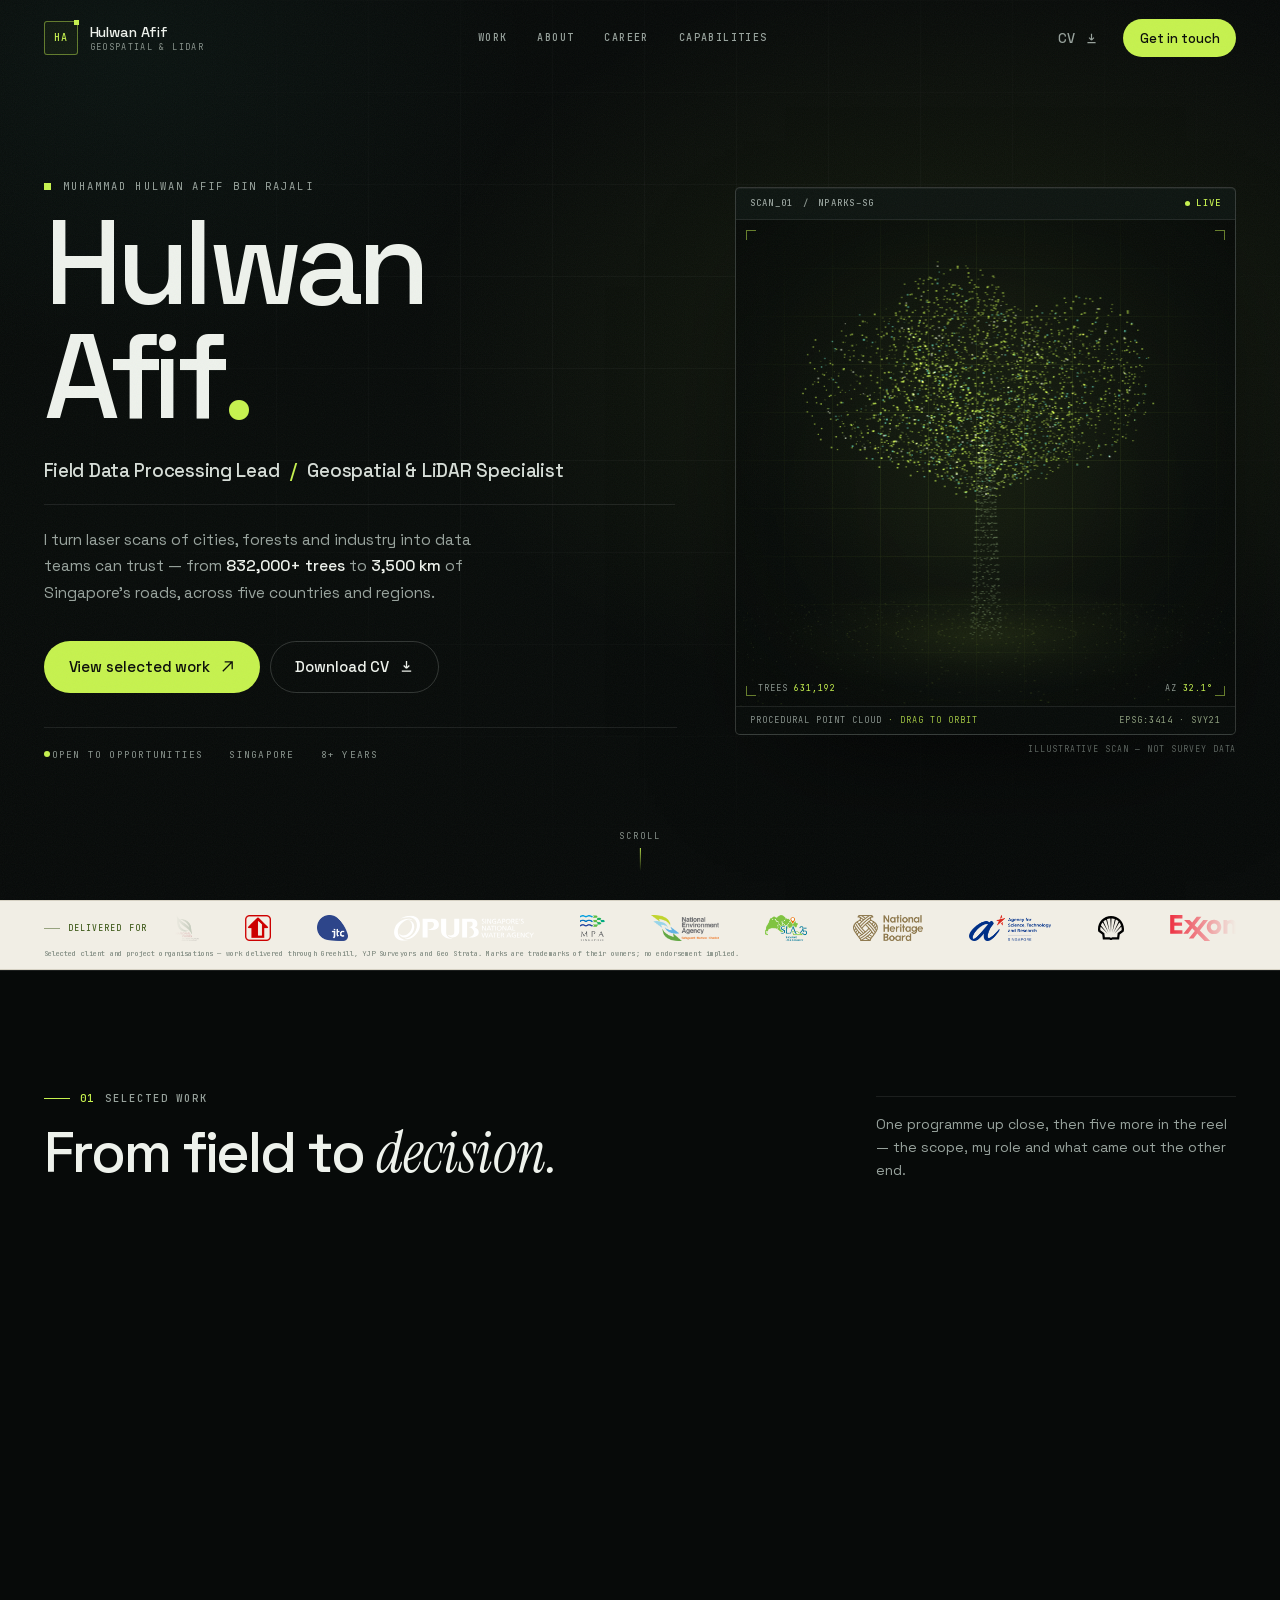
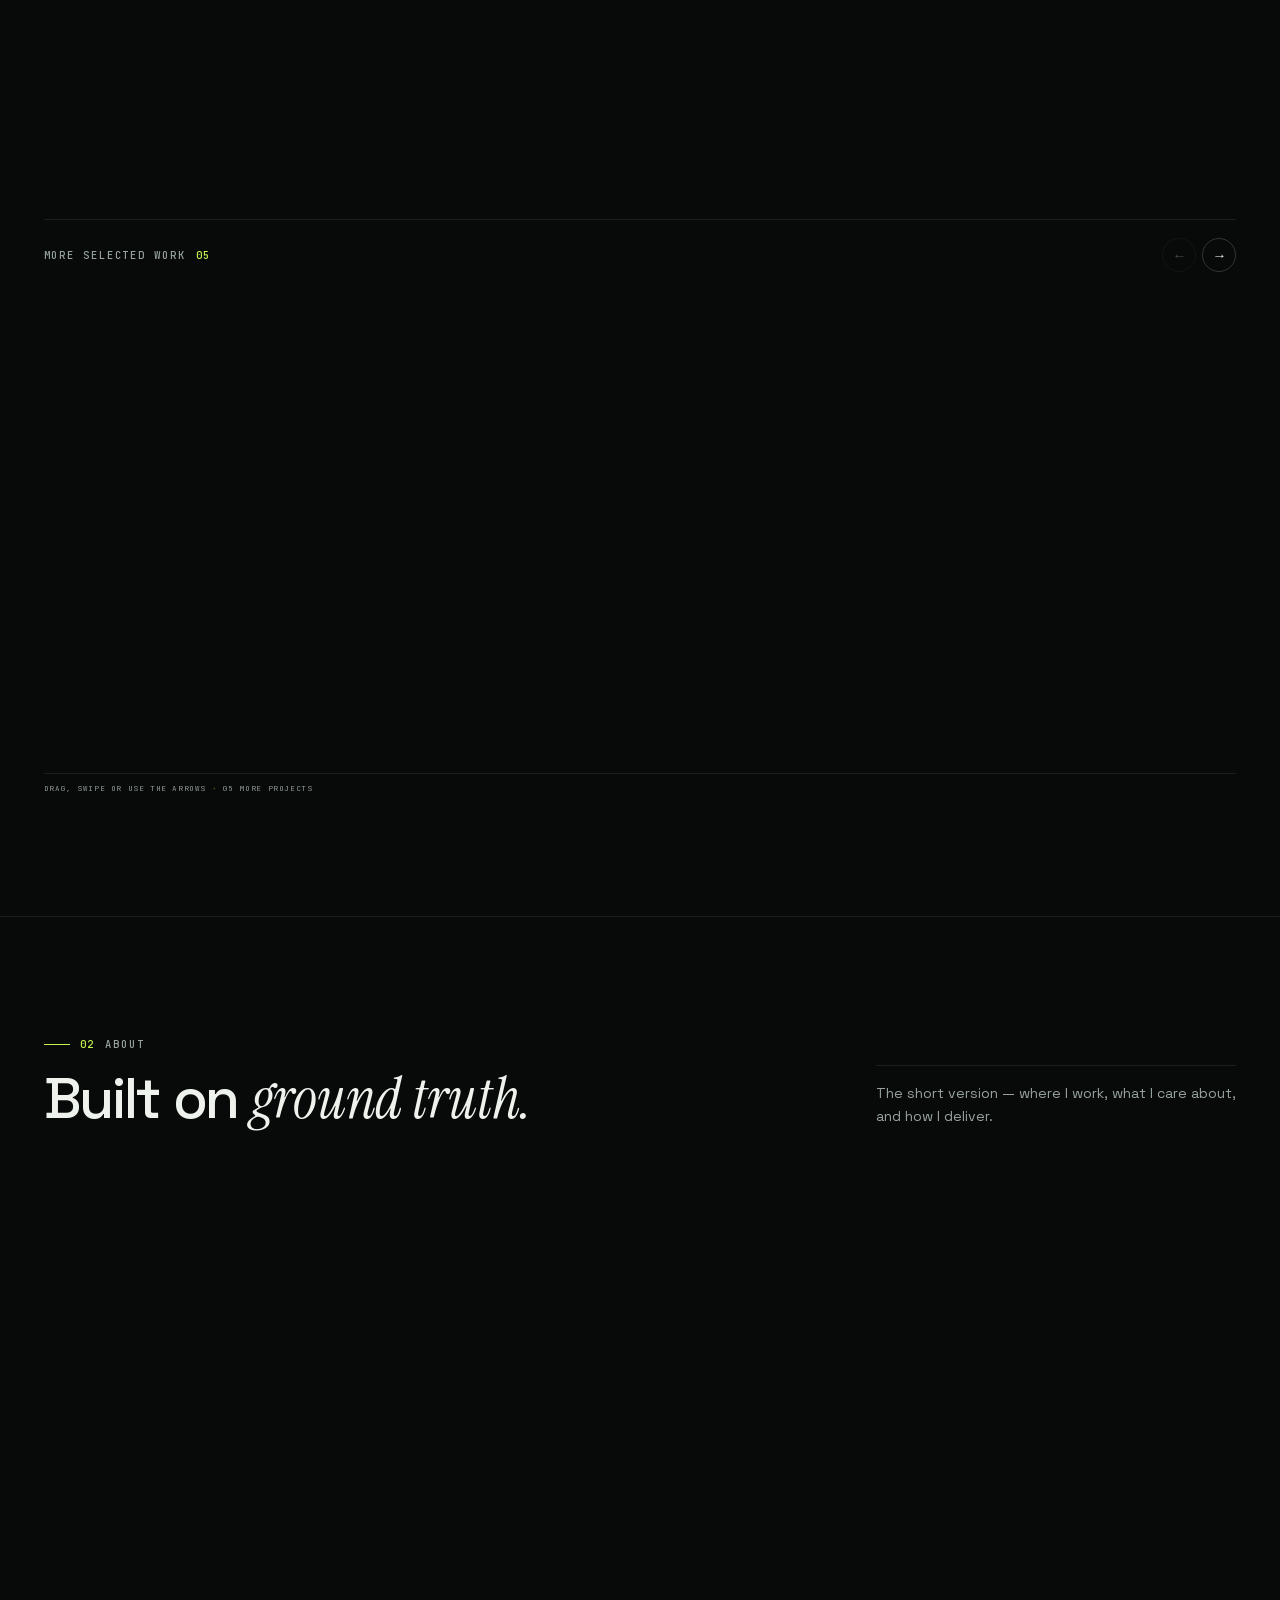
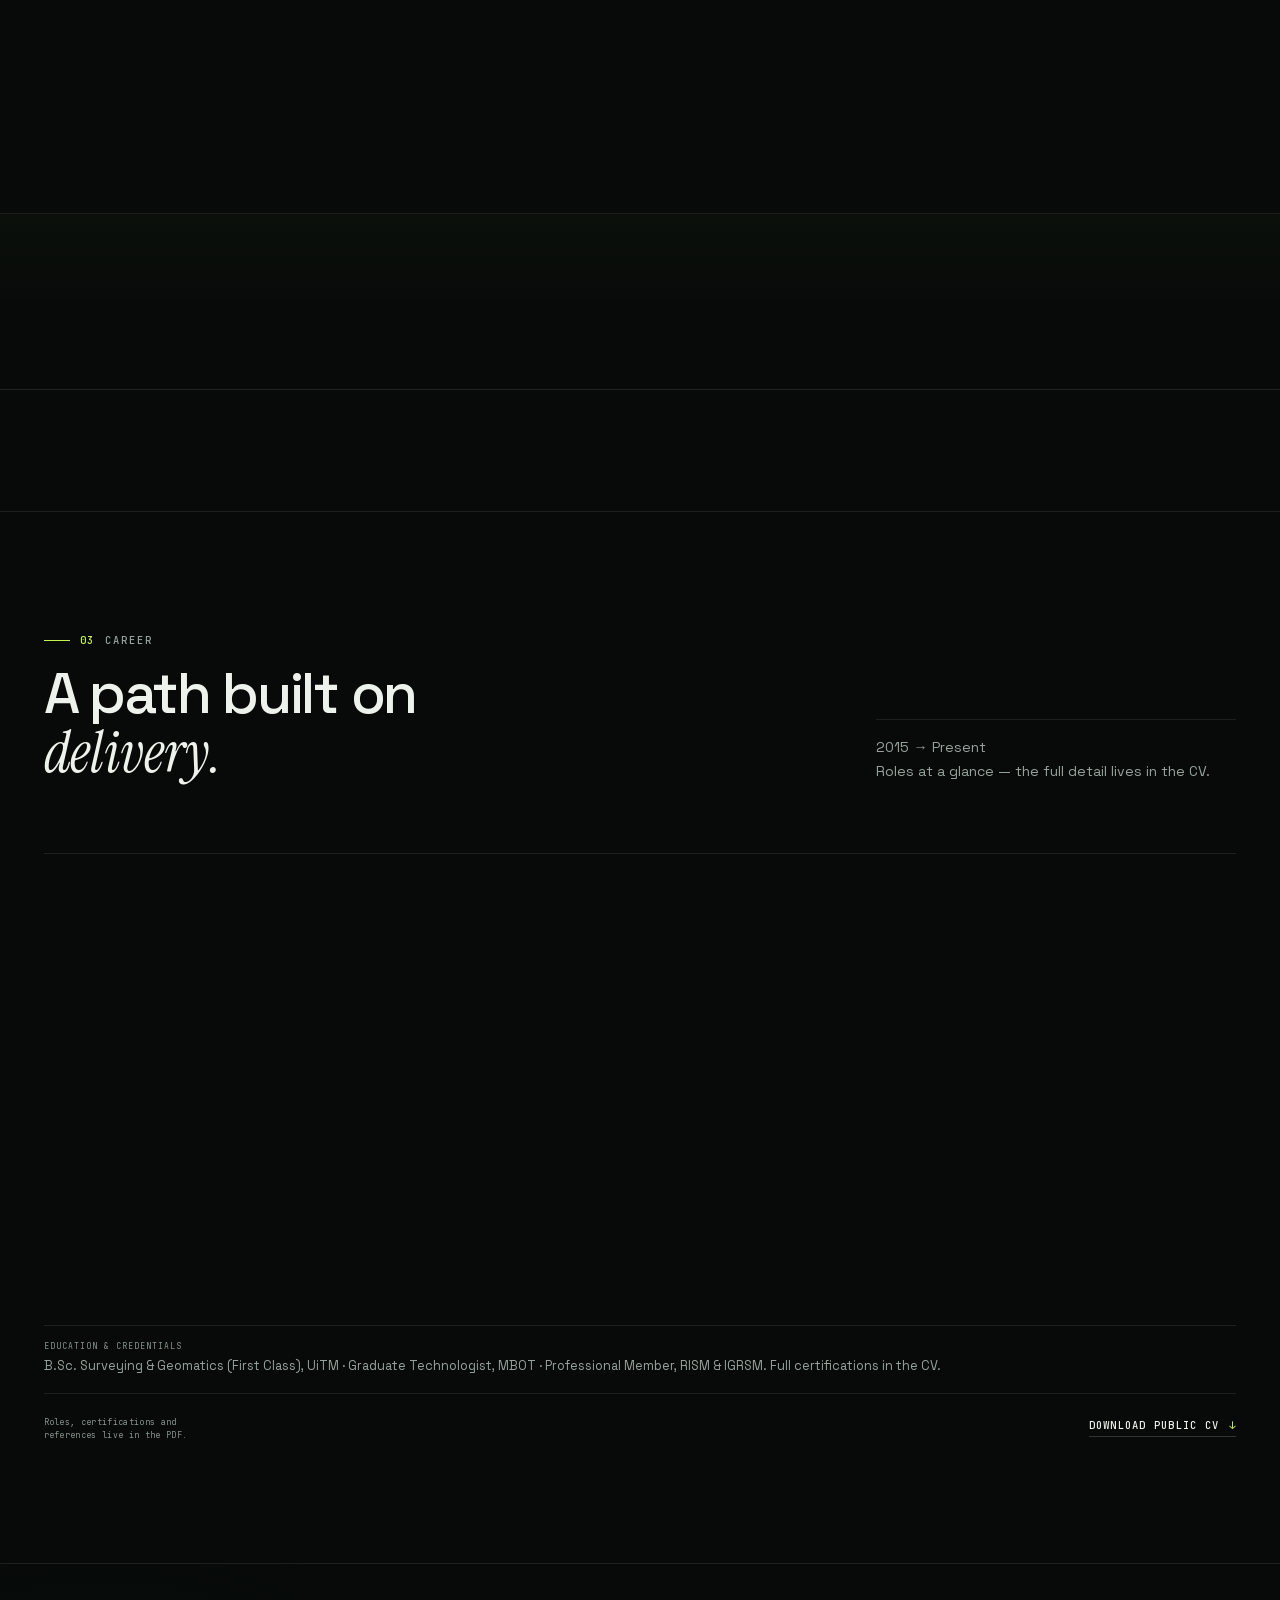
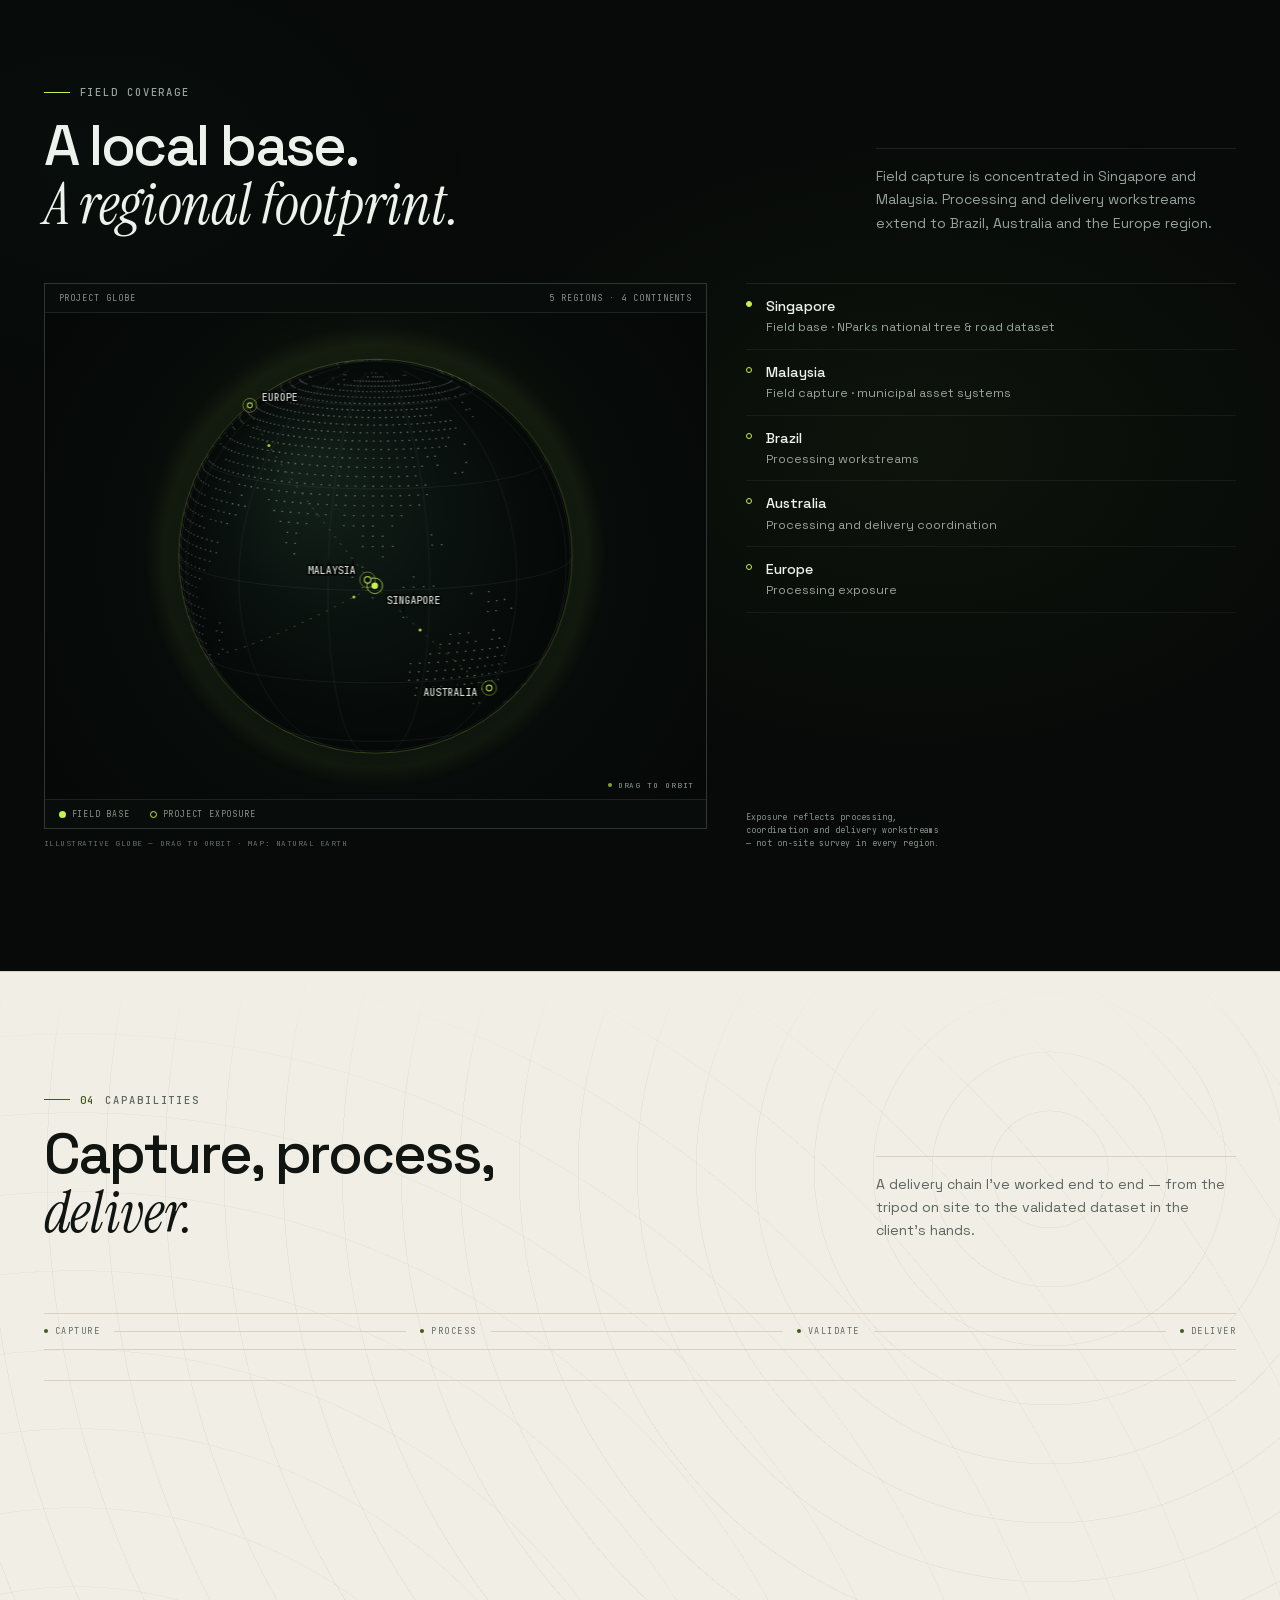
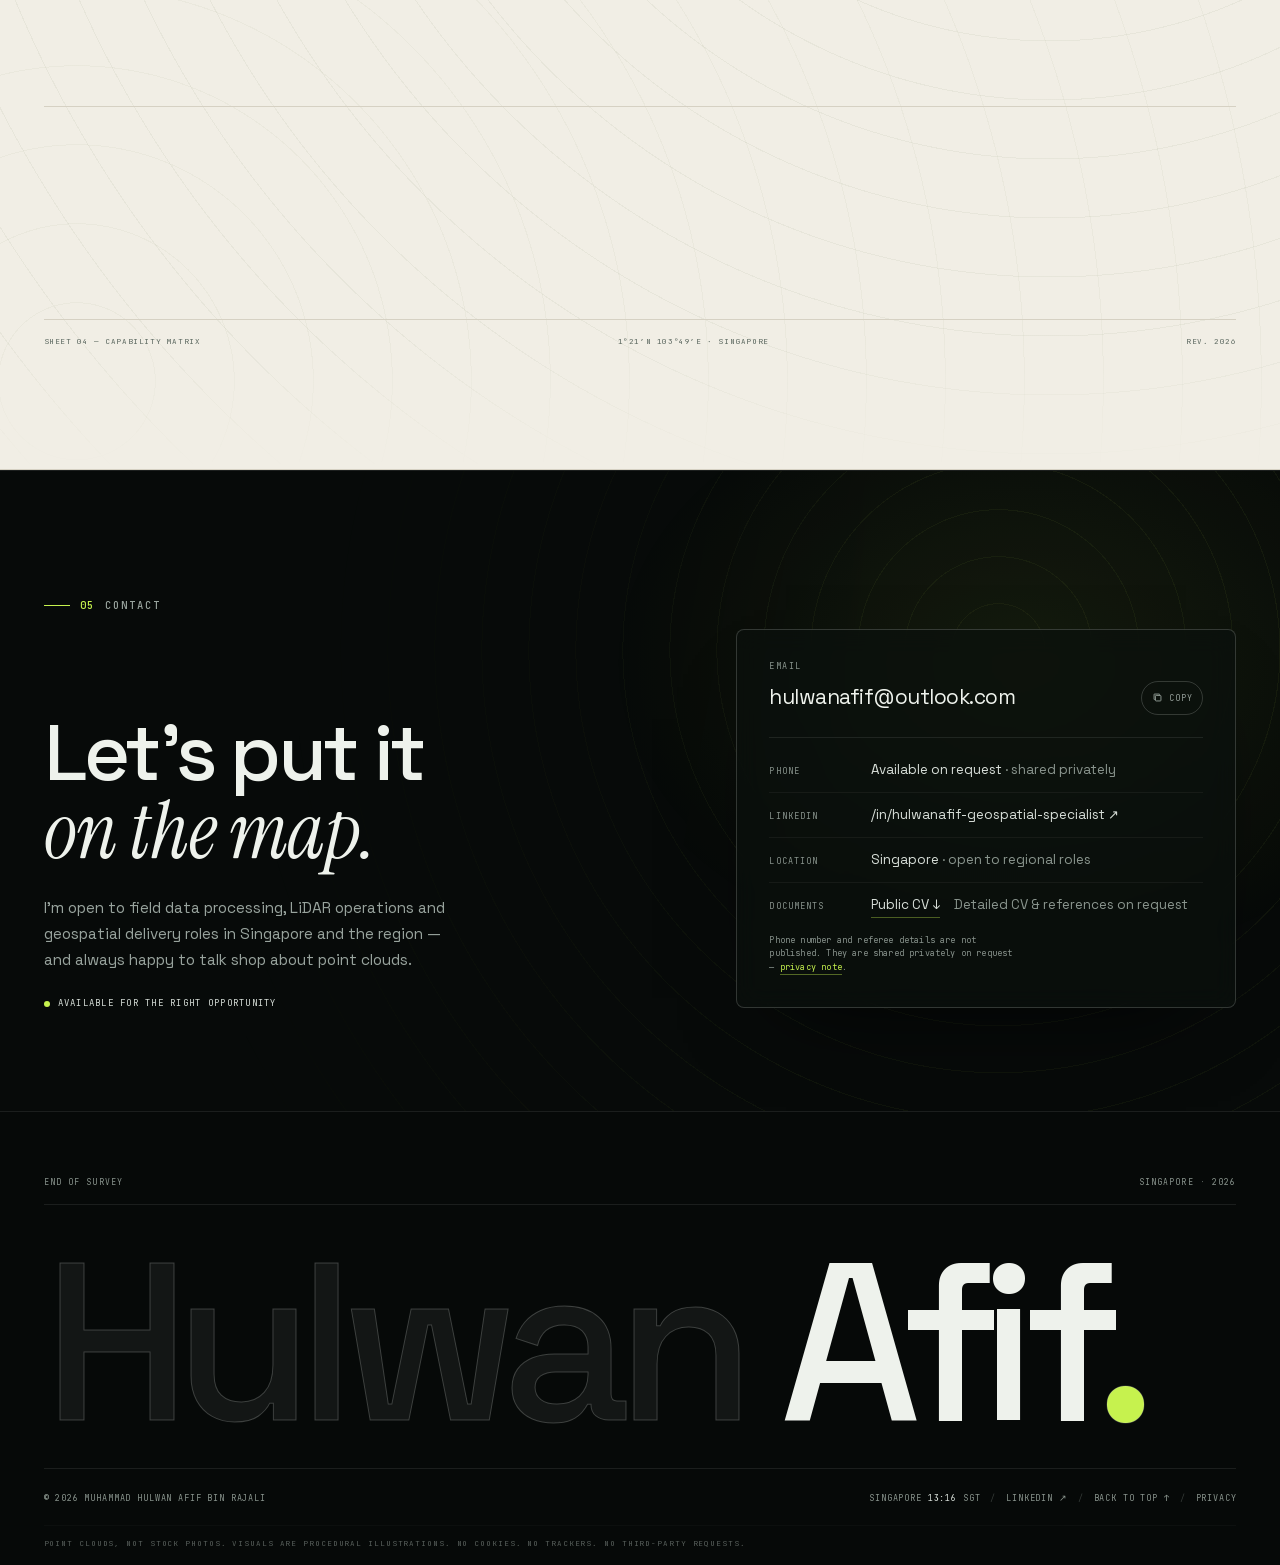
<file: index.html>
<!DOCTYPE html>
<html lang="en">
<head>
  <meta charset="utf-8">
  <meta name="viewport" content="width=device-width, initial-scale=1">
  <title>Hulwan Afif — Geospatial &amp; LiDAR Specialist</title>
  <meta name="description" content="Muhammad Hulwan Afif Bin Rajali is a Field Data Processing Lead and geospatial specialist in Singapore, turning mobile and terrestrial LiDAR, UAV mapping and point clouds into data teams can trust.">
  <meta name="author" content="Muhammad Hulwan Afif Bin Rajali">
  <meta name="theme-color" content="#070a09">
  <meta name="color-scheme" content="dark">
  <meta name="referrer" content="strict-origin-when-cross-origin">
  <meta http-equiv="Content-Security-Policy" content="default-src 'self'; script-src 'self' 'sha256-y1M8Wl92GUTVQNGpnz3k36m/Ue6rgI27YJajfNWdEfU='; style-src 'self'; img-src 'self' data:; font-src 'self'; connect-src 'self'; base-uri 'self'; form-action 'self'; object-src 'none'">
  <link rel="canonical" href="https://hulwan1992.github.io/hulwan-portfolio/">

  <meta property="og:type" content="website">
  <meta property="og:title" content="Hulwan Afif — Geospatial &amp; LiDAR Specialist">
  <meta property="og:description" content="Field Data Processing Lead in Singapore. 832,000+ trees, 3,500 km of road network, and LiDAR delivery across five countries and regions.">
  <meta property="og:url" content="https://hulwan1992.github.io/hulwan-portfolio/">
  <meta property="og:image" content="https://hulwan1992.github.io/hulwan-portfolio/assets/img/og-cover.jpg">
  <meta property="og:image:type" content="image/jpeg">
  <meta property="og:image:width" content="1200">
  <meta property="og:image:height" content="630">
  <meta property="og:image:alt" content="Hulwan Afif — Geospatial and LiDAR Specialist, with an illustrative point-cloud tree">
  <meta name="twitter:card" content="summary_large_image">
  <meta name="twitter:title" content="Hulwan Afif — Geospatial &amp; LiDAR Specialist">
  <meta name="twitter:description" content="Field Data Processing Lead in Singapore. LiDAR, point clouds and delivery at national scale.">
  <meta name="twitter:image" content="https://hulwan1992.github.io/hulwan-portfolio/assets/img/og-cover.jpg">

  <script src="assets/js/boot.js"></script>
  <link rel="icon" href="assets/img/favicon.svg" type="image/svg+xml">
  <link rel="preload" href="assets/fonts/space-grotesk.woff2" as="font" type="font/woff2" crossorigin>
  <link rel="preload" href="assets/fonts/jetbrains-mono.woff2" as="font" type="font/woff2" crossorigin>
  <link rel="stylesheet" href="assets/css/styles.css">

  <script type="application/ld+json">
  {
    "@context": "https://schema.org",
    "@type": "Person",
    "name": "Muhammad Hulwan Afif Bin Rajali",
    "givenName": "Muhammad Hulwan Afif",
    "familyName": "Bin Rajali",
    "jobTitle": "Field Data Processing Lead / Delivery Manager",
    "description": "Geospatial and LiDAR specialist with 8+ years across field operations, point cloud processing, workflow planning, quality control and regional project delivery.",
    "nationality": "Malaysian",
    "address": { "@type": "PostalAddress", "addressLocality": "Singapore", "addressCountry": "SG" },
    "worksFor": { "@type": "Organization", "name": "Greehill Asia-Pacific Pte Ltd" },
    "alumniOf": { "@type": "CollegeOrUniversity", "name": "Universiti Teknologi MARA (UiTM)" },
    "knowsAbout": ["LiDAR", "Geospatial data processing", "Point cloud processing", "Mobile mapping", "Terrestrial laser scanning", "UAV mapping", "Quality control", "GIS"],
    "sameAs": ["https://linkedin.com/in/hulwanafif-geospatial-specialist"]
  }
  </script>
</head>
<body>
  <a class="skip-link" href="#main">Skip to content</a>
  <div class="grain" aria-hidden="true"></div>
  <div class="scroll-progress" id="scroll-progress" aria-hidden="true"></div>

  <header class="site-head" id="site-head">
    <div class="wrap site-head__inner">
      <a class="brand" href="#top" aria-label="Hulwan Afif — back to top">
        <span class="brand__mark" aria-hidden="true"><span>HA</span></span>
        <span class="brand__name">Hulwan Afif<small>Geospatial &amp; LiDAR</small></span>
      </a>

      <nav class="nav" aria-label="Primary">
        <a class="nav__link" href="#work" data-section="work">Work</a>
        <a class="nav__link" href="#profile" data-section="profile">About</a>
        <a class="nav__link" href="#experience" data-section="experience">Career</a>
        <a class="nav__link" href="#capabilities" data-section="capabilities">Capabilities</a>
      </nav>

      <div class="head__actions">
        <a class="btn btn--ghost btn--sm head__cv" href="assets/docs/Hulwan_Afif_Public_CV.pdf" download>
          <span>CV</span>
          <svg viewBox="0 0 16 16" aria-hidden="true" fill="none" stroke="currentColor" stroke-width="1.4"><path d="M8 2v8m0 0 3-3m-3 3L5 7M3 13h10"/></svg>
        </a>
        <a class="btn btn--lime btn--sm" href="#contact"><span>Get in touch</span></a>
        <button class="menu-btn" id="menu-btn" aria-expanded="false" aria-controls="mobile-menu" aria-label="Open menu">
          <span></span><span></span>
        </button>
      </div>
    </div>
  </header>

  <div class="mobile-menu" id="mobile-menu" role="dialog" aria-modal="true" aria-label="Site menu" hidden>
    <nav class="mobile-menu__nav" aria-label="Mobile">
      <a href="#work"><span>01</span>Work</a>
      <a href="#profile"><span>02</span>About</a>
      <a href="#experience"><span>03</span>Career</a>
      <a href="#capabilities"><span>04</span>Capabilities</a>
      <a href="#contact"><span>05</span>Contact</a>
    </nav>
    <div class="mobile-menu__foot">
      <a href="https://linkedin.com/in/hulwanafif-geospatial-specialist" target="_blank" rel="me noopener" data-email data-email-show>Email via LinkedIn</a>
      <a href="https://linkedin.com/in/hulwanafif-geospatial-specialist" target="_blank" rel="me noopener">LinkedIn ↗</a>
      <a href="assets/docs/Hulwan_Afif_Public_CV.pdf" download>Public CV PDF ↓</a>
      <a href="#contact">Detailed CV — on request</a>
    </div>
  </div>

  <main id="main">
    <!-- ================= HERO ================= -->
    <section class="hero" id="top">
      <div class="hero__bg" aria-hidden="true"></div>

      <div class="wrap hero__inner">
        <div class="hero__copy">
          <p class="eyebrow">Muhammad Hulwan Afif Bin Rajali</p>
          <h1 class="hero__title">
            <span class="hero__line"><span>Hulwan</span></span>
            <span class="hero__line"><span>Afif<span class="hero__dot">.</span></span></span>
          </h1>
          <p class="hero__role">Field Data Processing Lead <span aria-hidden="true">/</span> Geospatial &amp; LiDAR Specialist</p>
          <p class="hero__lead">I turn laser scans of cities, forests and industry into data teams can trust — from <strong>832,000+ trees</strong> to <strong>3,500&nbsp;km</strong> of Singapore&rsquo;s roads, across five countries and regions.</p>

          <div class="hero__actions">
            <a class="btn btn--lime" href="#work">
              <span>View selected work</span>
              <svg viewBox="0 0 16 16" aria-hidden="true" fill="none" stroke="currentColor" stroke-width="1.4"><path d="M3 13 13 3M5 3h8v8"/></svg>
            </a>
            <a class="btn btn--outline" href="assets/docs/Hulwan_Afif_Public_CV.pdf" download>
              <span>Download CV</span>
              <svg viewBox="0 0 16 16" aria-hidden="true" fill="none" stroke="currentColor" stroke-width="1.4"><path d="M8 2v8m0 0 3-3m-3 3L5 7M3 13h10"/></svg>
            </a>
          </div>

          <ul class="hero__facts">
            <li><span class="pulse" aria-hidden="true"></span> Open to opportunities</li>
            <li>Singapore</li>
            <li>8+ years</li>
          </ul>
        </div>

        <div class="hero__visual">
          <figure class="scanner">
            <div class="scanner__bar">
              <span class="scanner__id">SCAN_01 <span aria-hidden="true">/</span> NPARKS–SG</span>
              <span class="scanner__live"><i aria-hidden="true"></i> live</span>
            </div>
            <div class="scanner__stage" id="scanner-stage">
              <canvas id="pointcloud" aria-label="An animated, illustrative point cloud of trees and buildings. Drag to orbit."></canvas>
              <div class="scanner__grid" aria-hidden="true"></div>
              <div class="scanner__cross" aria-hidden="true"></div>
              <span class="tick tick--tl" aria-hidden="true"></span>
              <span class="tick tick--tr" aria-hidden="true"></span>
              <span class="tick tick--bl" aria-hidden="true"></span>
              <span class="tick tick--br" aria-hidden="true"></span>
              <div class="scanner__readout">
                <span>TREES <b id="hud-trees">832,431</b></span>
                <span>AZ <b id="hud-az">000.0°</b></span>
              </div>
            </div>
            <figcaption class="scanner__cap">
              <span>Procedural point cloud <b id="scan-hint">· drag to orbit</b></span>
              <span>EPSG:3414 · SVY21</span>
            </figcaption>
          </figure>
          <p class="visual-note">Illustrative scan &mdash; not survey data</p>
        </div>
      </div>

      <a class="hero__scroll" href="#work" aria-label="Scroll to selected work">
        <span>Scroll</span><i aria-hidden="true"></i>
      </a>
    </section>

    <!-- ================= CLIENT STRIP ================= -->
    <section class="clients" id="clients" aria-label="Selected clients and project organisations">
      <div class="wrap">
        <div class="clients__bar">
          <p class="clients__label">Delivered for</p>
          <div class="clients__viewport">
            <div class="clients__track">
              <div class="clients__group">
              <img src="assets/img/clients/nparks.png" alt="NParks" loading="lazy" decoding="async">
              <img src="assets/img/clients/hdb.png" alt="HDB" loading="lazy" decoding="async">
              <img src="assets/img/clients/jtc.png" alt="JTC" loading="lazy" decoding="async">
              <img src="assets/img/clients/pub.svg" alt="PUB" loading="lazy" decoding="async">
              <img src="assets/img/clients/mpa.png" alt="MPA" loading="lazy" decoding="async">
              <img src="assets/img/clients/nea.png" alt="NEA" loading="lazy" decoding="async">
              <img src="assets/img/clients/sla.png" alt="SLA" loading="lazy" decoding="async">
              <img src="assets/img/clients/nhb.png" alt="NHB" loading="lazy" decoding="async">
              <img src="assets/img/clients/astar.png" alt="A*STAR" loading="lazy" decoding="async">
              <img src="assets/img/clients/shell.svg" alt="Shell" loading="lazy" decoding="async">
              <img src="assets/img/clients/exxonmobil.svg" alt="ExxonMobil" loading="lazy" decoding="async">
              <img src="assets/img/clients/rws.png" alt="Resorts World Sentosa" loading="lazy" decoding="async">
              </div>
              <div class="clients__group" aria-hidden="true">
              <img src="assets/img/clients/nparks.png" alt="" loading="lazy" decoding="async">
              <img src="assets/img/clients/hdb.png" alt="" loading="lazy" decoding="async">
              <img src="assets/img/clients/jtc.png" alt="" loading="lazy" decoding="async">
              <img src="assets/img/clients/pub.svg" alt="" loading="lazy" decoding="async">
              <img src="assets/img/clients/mpa.png" alt="" loading="lazy" decoding="async">
              <img src="assets/img/clients/nea.png" alt="" loading="lazy" decoding="async">
              <img src="assets/img/clients/sla.png" alt="" loading="lazy" decoding="async">
              <img src="assets/img/clients/nhb.png" alt="" loading="lazy" decoding="async">
              <img src="assets/img/clients/astar.png" alt="" loading="lazy" decoding="async">
              <img src="assets/img/clients/shell.svg" alt="" loading="lazy" decoding="async">
              <img src="assets/img/clients/exxonmobil.svg" alt="" loading="lazy" decoding="async">
              <img src="assets/img/clients/rws.png" alt="" loading="lazy" decoding="async">
              </div>
            </div>
          </div>
        </div>
        <p class="clients__note">Selected client and project organisations — work delivered through Greehill, YJP Surveyors and Geo Strata. Marks are trademarks of their owners; no endorsement implied.</p>
      </div>
    </section>

    <!-- ================= WORK ================= -->
    <section class="section" id="work">
      <div class="wrap">
        <div class="section-head">
          <div>
            <p class="label"><b>01</b> Selected work</p>
            <h2>From field to <span class="serif">decision.</span></h2>
          </div>
          <p class="section-head__note">One programme up close, then five more in the reel — the scope, my role and what came out the other end.</p>
        </div>

        <div class="work-feature">
<article class="card feature reveal" id="project-nparks" data-cat="capture">
            <div class="card__thumb">
              <canvas data-scene="canopy" aria-hidden="true"></canvas>
              <span class="card__scan" aria-hidden="true"></span>
              <span class="card__no">01</span>
              <span class="card__cat">LiDAR &amp; AI</span>
            </div>
            <div class="card__body">
              <p class="card__meta">NParks Singapore <span>·</span> 2023 — Now</p>
              <h3>National tree &amp; road network digital twin</h3>
              <p class="card__desc">LiDAR delivery and semantic tree extraction at national scale — 832,000+ trees and ~3,500 km of road, validated and handed over.</p>
              <div class="feature__stats">
                <div><b>832k</b><span>Trees validated</span></div>
                <div><b>3,500 km</b><span>Road network</span></div>
                <div><b>40%</b><span>Faster workflows</span></div>
              </div>
              <div class="card__tags"><span>Mobile LiDAR</span><span>TSE</span><span>QC</span></div>
              <a class="card__cta" href="#project-nparks" data-project="nparks">View case study
                <svg viewBox="0 0 16 16" aria-hidden="true" fill="none" stroke="currentColor" stroke-width="1.4"><path d="M3 8h10M9 4l4 4-4 4"/></svg>
              </a>
            </div>
          </article>
        </div>

        <div class="reel-head">
          <p class="label label--plain">More selected work <span class="reel-count">05</span></p>
          <div class="reel-nav">
            <button class="reel-btn" type="button" data-reel-prev aria-label="Previous project">←</button>
            <button class="reel-btn" type="button" data-reel-next aria-label="Next project">→</button>
          </div>
        </div>

        <div class="reel" id="work-reel" tabindex="0" role="region" aria-label="More selected work">
          <div class="reel__track">
<article class="card reveal" id="project-refinery" data-cat="capture" data-delay="1">
            <div class="card__thumb">
              <canvas data-scene="refinery" aria-hidden="true"></canvas>
              <span class="card__scan" aria-hidden="true"></span>
              <span class="card__no">02</span>
              <span class="card__cat">Industrial</span>
            </div>
            <div class="card__body">
              <p class="card__meta">Shell · ExxonMobil · SRC · Vopak</p>
              <h3>Refinery &amp; industrial as-built scanning</h3>
              <p class="card__desc">Terrestrial 3D scanning inside live process plants, turning dense pipework and structures into reliable as-built records.</p>
              <p class="card__result"><b>4</b> operating clients</p>
              <div class="card__tags"><span>Terrestrial LiDAR</span><span>As-built</span></div>
              <a class="card__cta" href="#project-refinery" data-project="refinery">View case study
                <svg viewBox="0 0 16 16" aria-hidden="true" fill="none" stroke="currentColor" stroke-width="1.4"><path d="M3 8h10M9 4l4 4-4 4"/></svg>
              </a>
            </div>
          </article>
<article class="card reveal" id="project-heritage" data-cat="capture" data-delay="2">
            <div class="card__thumb">
              <canvas data-scene="heritage" aria-hidden="true"></canvas>
              <span class="card__scan" aria-hidden="true"></span>
              <span class="card__no">03</span>
              <span class="card__cat">Built environment</span>
            </div>
            <div class="card__body">
              <p class="card__meta">NHB · Resorts World Sentosa</p>
              <h3>Heritage documentation &amp; Scan-to-BIM</h3>
              <p class="card__desc">Point-cloud records of heritage fabric and complex buildings for conservation, digital twin and Scan-to-BIM workflows.</p>
              <p class="card__result"><b>Measured</b> heritage record</p>
              <div class="card__tags"><span>Heritage</span><span>Digital twin</span></div>
              <a class="card__cta" href="#project-heritage" data-project="heritage">View case study
                <svg viewBox="0 0 16 16" aria-hidden="true" fill="none" stroke="currentColor" stroke-width="1.4"><path d="M3 8h10M9 4l4 4-4 4"/></svg>
              </a>
            </div>
          </article>
<article class="card reveal" id="project-municipal" data-cat="data">
            <div class="card__thumb">
              <canvas data-scene="municipal" aria-hidden="true"></canvas>
              <span class="card__scan" aria-hidden="true"></span>
              <span class="card__no">04</span>
              <span class="card__cat">GIS</span>
            </div>
            <div class="card__body">
              <p class="card__meta">MBSA &amp; MBPJ <span>·</span> Malaysia</p>
              <h3>Municipal asset management at scale</h3>
              <p class="card__desc">Field collection and GIS databases across 38,750 hectares of municipal assets — built, migrated and trained into use.</p>
              <p class="card__result"><b>2</b> municipal systems</p>
              <div class="card__tags"><span>GIS</span><span>Asset data</span></div>
              <a class="card__cta" href="#project-municipal" data-project="municipal">View case study
                <svg viewBox="0 0 16 16" aria-hidden="true" fill="none" stroke="currentColor" stroke-width="1.4"><path d="M3 8h10M9 4l4 4-4 4"/></svg>
              </a>
            </div>
          </article>
<article class="card reveal" id="project-vessel" data-cat="data" data-delay="1">
            <div class="card__thumb">
              <canvas data-scene="vessel" aria-hidden="true"></canvas>
              <span class="card__scan" aria-hidden="true"></span>
              <span class="card__no">05</span>
              <span class="card__cat">Automation</span>
            </div>
            <div class="card__body">
              <p class="card__meta">YJP Surveyors <span>·</span> Singapore</p>
              <h3>Vessel volumetrics, automated</h3>
              <p class="card__desc">3D scan-based vessel volume calculation with Excel macros and GIS-linked reporting — less repetition, fewer errors.</p>
              <p class="card__result"><b>Repeatable</b> automation</p>
              <div class="card__tags"><span>Volumetrics</span><span>Automation</span></div>
              <a class="card__cta" href="#project-vessel" data-project="vessel">View case study
                <svg viewBox="0 0 16 16" aria-hidden="true" fill="none" stroke="currentColor" stroke-width="1.4"><path d="M3 8h10M9 4l4 4-4 4"/></svg>
              </a>
            </div>
          </article>
<article class="card reveal" id="project-uav" data-cat="rnd" data-delay="2">
            <div class="card__thumb">
              <canvas data-scene="uav" aria-hidden="true"></canvas>
              <span class="card__scan" aria-hidden="true"></span>
              <span class="card__no">06</span>
              <span class="card__cat">R&amp;D</span>
            </div>
            <div class="card__body">
              <p class="card__meta">A*STAR <span>·</span> Singapore</p>
              <h3>BVLOS UAV &amp; mixed-reality R&amp;D</h3>
              <p class="card__desc">Survey support for beyond-visual-line-of-sight flights, 5G data transmission trials and mixed-reality geospatial visualisation.</p>
              <p class="card__result"><b>150</b> UAV flight hours</p>
              <div class="card__tags"><span>UAV</span><span>BVLOS</span><span>5G</span></div>
              <a class="card__cta" href="#project-uav" data-project="uav">View case study
                <svg viewBox="0 0 16 16" aria-hidden="true" fill="none" stroke="currentColor" stroke-width="1.4"><path d="M3 8h10M9 4l4 4-4 4"/></svg>
              </a>
            </div>
          </article>
          </div>
        </div>
        <div class="reel-progress" aria-hidden="true"><span></span></div>
        <p class="reel-hint">Drag, swipe or use the arrows <span aria-hidden="true">·</span> 05 more projects</p>
      </div>
    </section>

    <!-- ================= PROFILE ================= -->
    <section class="section" id="profile">
      <div class="wrap">
        <div class="section-head">
          <div>
            <p class="label"><b>02</b> About</p>
            <h2>Built on <span class="serif">ground truth.</span></h2>
          </div>
          <p class="section-head__note">The short version — where I work, what I care about, and how I deliver.</p>
        </div>

        <div class="profile">
          <aside class="profile__aside reveal">
            <div class="profile__intro">
              <figure class="portrait">
                <div class="portrait__frame">
                  <img src="assets/img/hulwan-afif.jpg" alt="Portrait of Muhammad Hulwan Afif" width="600" height="600" loading="lazy" decoding="async">
                </div>
                <figcaption><span>Singapore</span><span>Field base</span></figcaption>
              </figure>
              <p class="profile__quote">&ldquo;A scan is only useful when someone can act on it.&rdquo;</p>
            </div>
            <dl class="specs">
              <div><dt>Based in</dt><dd>Singapore</dd></div>
              <div><dt>Experience</dt><dd>8+ years</dd></div>
              <div><dt>Focus</dt><dd>LiDAR ops &amp; QC</dd></div>
              <div><dt>Status</dt><dd><span class="pulse" aria-hidden="true"></span>Open to opportunities</dd></div>
            </dl>
          </aside>

          <div class="profile__body">
            <p class="lead reveal">I work where field capture meets delivery — where a scan either becomes something a city can act on, or it doesn&rsquo;t.</p>
            <p class="reveal" data-delay="1">For eight years I&rsquo;ve moved between the field and the processing desk: planning mobile and terrestrial LiDAR missions, cleaning and validating point clouds, and making sure the final dataset survives contact with a client. Today I lead field data processing at Greehill Asia-Pacific, supporting NParks Singapore&rsquo;s tree and road-network management at national scale.</p>
            <p class="reveal" data-delay="2">That means coordinating field, validation and software teams across Singapore, Malaysia, Brazil, Australia and Europe — with repeatable QC and handovers that hold up after the project doubles in size.</p>

            <div class="range reveal" data-delay="3">
              <p class="label label--plain">Selected deliverables</p>
              <ul class="range__list">
                <li>DTM / DSM</li><li>Orthophoto</li><li>Volumetrics</li><li>As-built</li>
                <li>Scan-to-BIM</li><li>Digital twin</li><li>BVLOS</li><li>Tree semantic extraction</li>
              </ul>
            </div>

            <div class="profile__link reveal">
              <a class="arrow-link" href="#experience">Career path <span aria-hidden="true">↓</span></a>
              <a class="arrow-link" href="assets/docs/Hulwan_Afif_Public_CV.pdf" download>Download CV <span aria-hidden="true">↓</span></a>
            </div>
          </div>
        </div>
      </div>

      <div class="metrics" id="metrics">
        <div class="wrap metrics__grid">
          <div class="metric reveal">
            <p class="metric__num"><span data-count="832000">0</span><sup>+</sup></p>
            <p class="metric__label">Trees validated</p>
            <p class="metric__note">National dataset · NParks Singapore</p>
          </div>
          <div class="metric reveal" data-delay="1">
            <p class="metric__num"><span data-count="3500">0</span><sup>&nbsp;km</sup></p>
            <p class="metric__label">Road network covered</p>
            <p class="metric__note">LiDAR capture &amp; geospatial QC</p>
          </div>
          <div class="metric reveal" data-delay="2">
            <p class="metric__num"><span data-count="40">0</span><sup>%</sup></p>
            <p class="metric__label">Workflow performance gain</p>
            <p class="metric__note">Process optimisation &amp; coordination</p>
          </div>
          <div class="metric reveal" data-delay="3">
            <p class="metric__num"><span data-count="5">0</span></p>
            <p class="metric__label">Countries &amp; regions</p>
            <p class="metric__note">SG · MY · BR · AU · EU</p>
          </div>
        </div>
      </div>
    </section>

    <!-- ================= EXPERIENCE ================= -->
    <section class="section" id="experience">
      <div class="wrap">
        <div class="section-head">
          <div>
            <p class="label"><b>03</b> Career</p>
            <h2>A path built on<br><span class="serif">delivery.</span></h2>
          </div>
          <p class="section-head__note">2015 → Present<br>Roles at a glance — the full detail lives in the CV.</p>
        </div>

        <ol class="career">
          <li class="career__row reveal">
            <div class="career__when"><span>Current</span>2023 — Now</div>
            <div class="career__role">
              <h3>Field Data Processing Lead / Delivery Manager</h3>
              <p class="career__org">Greehill Asia-Pacific <span>·</span> Singapore &amp; APAC</p>
            </div>
            <p class="career__scope">Leads national LiDAR processing for NParks — 832,000+ trees, ~3,500 km of road, and a 40% workflow gain across APAC delivery.</p>
          </li>

          <li class="career__row reveal">
            <div class="career__when">2018 — 2023</div>
            <div class="career__role">
              <h3>Surveyor / 3D Scanning &amp; Geospatial Data Analyst</h3>
              <p class="career__org">YJP Surveyors <span>·</span> Singapore</p>
            </div>
            <p class="career__scope">Aerial, terrestrial and mobile LiDAR across reclamation, refineries, heritage and vessels — plus A*STAR BVLOS R&amp;D.</p>
          </li>

          <li class="career__row reveal">
            <div class="career__when">2017 — 2018</div>
            <div class="career__role">
              <h3>Assistant Resident Engineer / GIS Executive</h3>
              <p class="career__org">Geo Strata <span>·</span> Malaysia</p>
            </div>
            <p class="career__scope">Municipal asset systems for MBSA and MBPJ — 38,750 hectares combined — plus field and GIS delivery.</p>
          </li>

          <li class="career__row reveal">
            <div class="career__when">2016 — 2017</div>
            <div class="career__role">
              <h3>Assistant Surveyor / GIS Trainer</h3>
              <p class="career__org">N Zeck Service &amp; Sky Shine Corporation <span>·</span> Malaysia</p>
            </div>
            <p class="career__scope">Setting-out and as-built surveys; ArcGIS training and MapInfo migration for JPBD.</p>
          </li>

          <li class="career__row reveal">
            <div class="career__when">2015</div>
            <div class="career__role">
              <h3>Intern</h3>
              <p class="career__org">Department of Survey and Mapping Malaysia (JUPEM) <span>·</span> Malaysia</p>
            </div>
            <p class="career__scope">Cadastral survey exposure — title applications, CRM and subdivision.</p>
          </li>
        </ol>

        <p class="career__creds"><b>Education &amp; credentials</b>B.Sc. Surveying &amp; Geomatics (First Class), UiTM · Graduate Technologist, MBOT · Professional Member, RISM &amp; IGRSM. Full certifications in the CV.</p>

        <div class="career__foot">
          <p>Roles, certifications and references live in the PDF.</p>
          <a class="arrow-link" href="assets/docs/Hulwan_Afif_Public_CV.pdf" download>Download public CV <span aria-hidden="true">↓</span></a>
        </div>
      </div>
    </section>

    <!-- ================= COVERAGE ================= -->
    <section class="section coverage-band" id="coverage">
      <div class="wrap">
        <div class="section-head">
          <div>
            <p class="label">Field coverage</p>
            <h2>A local base.<br><span class="serif">A regional footprint.</span></h2>
          </div>
          <p class="section-head__note">Field capture is concentrated in Singapore and Malaysia. Processing and delivery workstreams extend to Brazil, Australia and the Europe region.</p>
        </div>

        <div class="coverage-body">
          <figure class="coverage-map">
            <div class="coverage-map__frame">
              <div class="coverage-map__hud"><span>Project globe</span><span>5 regions · 4 continents</span></div>
              <div class="coverage-globe">
                <canvas id="coverage-globe" aria-hidden="true"></canvas>
                <span class="coverage-globe__hint">Drag to orbit</span>
              </div>
              <div class="coverage-map__legend">
                <span><i class="is-base"></i>Field base</span>
                <span><i class="is-exposure"></i>Project exposure</span>
              </div>
            </div>
            <figcaption>Illustrative globe — drag to orbit · Map: Natural Earth</figcaption>
          </figure>

          <aside class="coverage-side">
            <ul class="coverage-regions">
              <li><span class="coverage-marker is-base"></span><div><b>Singapore</b><span>Field base · NParks national tree &amp; road dataset</span></div></li>
              <li><span class="coverage-marker"></span><div><b>Malaysia</b><span>Field capture · municipal asset systems</span></div></li>
              <li><span class="coverage-marker"></span><div><b>Brazil</b><span>Processing workstreams</span></div></li>
              <li><span class="coverage-marker"></span><div><b>Australia</b><span>Processing and delivery coordination</span></div></li>
              <li><span class="coverage-marker"></span><div><b>Europe</b><span>Processing exposure</span></div></li>
            </ul>
            <p class="coverage-note">Exposure reflects processing, coordination and delivery workstreams — not on-site survey in every region.</p>
          </aside>
        </div>
      </div>
    </section>

    <!-- ================= CAPABILITIES ================= -->
    <section class="section section--paper" id="capabilities">
      <div class="wrap">
        <div class="section-head">
          <div>
            <p class="label"><b>04</b> Capabilities</p>
            <h2>Capture, process,<br><span class="serif">deliver.</span></h2>
          </div>
          <p class="section-head__note">A delivery chain I&rsquo;ve worked end to end — from the tripod on site to the validated dataset in the client&rsquo;s hands.</p>
        </div>

        <div class="pipeline" aria-hidden="true">
          <span>Capture</span><i></i><span>Process</span><i></i><span>Validate</span><i></i><span>Deliver</span>
        </div>

        <div class="cap-grid">
          <div class="cap reveal">
            <div class="cap__head"><span class="cap__no">01</span><h3>Capture</h3></div>
            <p class="cap__desc">Getting clean, georeferenced data in difficult places — safely and to spec.</p>
            <ul class="cap__list">
              <li>Mobile &amp; terrestrial LiDAR</li>
              <li>UAV mapping &amp; aerial survey</li>
              <li>3D laser scanning</li>
              <li>GNSS, total station &amp; setting-out</li>
              <li>As-built &amp; topographic survey</li>
            </ul>
          </div>

          <div class="cap reveal" data-delay="1">
            <div class="cap__head"><span class="cap__no">02</span><h3>Process</h3></div>
            <p class="cap__desc">Turning raw scans into registered, classified, usable geometry.</p>
            <ul class="cap__list">
              <li>Point-cloud registration &amp; cleaning</li>
              <li>RiProcess · POSPac · PhoenixLiDAR</li>
              <li>Leica Cyclone &amp; Infinity · TBC</li>
              <li>CloudCompare · LAStools</li>
              <li>Scan-to-BIM &amp; digital twin support</li>
            </ul>
          </div>

          <div class="cap reveal" data-delay="2">
            <div class="cap__head"><span class="cap__no">03</span><h3>Validate</h3></div>
            <p class="cap__desc">Making quality measurable — and catching what would otherwise ship.</p>
            <ul class="cap__list">
              <li>Geospatial QC &amp; validation</li>
              <li>Semantic extraction support</li>
              <li>Attribute completeness &amp; metadata</li>
              <li>PostgreSQL · ArcGIS · QGIS · FME</li>
              <li>Excel macro &amp; workflow automation</li>
            </ul>
          </div>

          <div class="cap reveal" data-delay="3">
            <div class="cap__head"><span class="cap__no">04</span><h3>Deliver</h3></div>
            <p class="cap__desc">Coordinating people, schedules and clients so the work actually lands.</p>
            <ul class="cap__list">
              <li>Delivery planning &amp; scheduling</li>
              <li>Team coordination &amp; training</li>
              <li>Partner &amp; client enablement</li>
              <li>Issue resolution &amp; handover</li>
              <li>Cross-functional collaboration</li>
            </ul>
          </div>
        </div>

        <div class="toolbelt reveal">
          <div class="toolbelt__head">
            <p class="label label--plain">Toolbelt</p>
            <p>Hardware, software and systems I work in day to day.</p>
          </div>
          <ul class="chips">
            <li>RIEGL</li><li>Leica Geosystems</li><li>Trimble</li><li>NavVis</li><li>Faro</li>
            <li>RiProcess</li><li>POSPac</li><li>PhoenixLiDAR</li><li>Cyclone</li><li>Leica Infinity</li>
            <li>Trimble Business Center</li><li>QGIS</li><li>ArcGIS</li><li>MapInfo</li><li>PostgreSQL</li>
            <li>CloudCompare</li><li>LAStools</li><li>AutoCAD</li><li>Civil 3D</li><li>ReCap</li>
            <li>FME</li><li>Excel VBA</li><li>DJI</li><li>Freefly / Alta X</li>
          </ul>
        </div>

        <div class="paper-meta" aria-hidden="true">
          <span>Sheet 04 — capability matrix</span>
          <span>1°21′N 103°49′E · Singapore</span>
          <span>Rev. 2026</span>
        </div>
      </div>
    </section>

    <!-- ================= CONTACT ================= -->
    <section class="contact" id="contact">
      <div class="contact__bg" aria-hidden="true"></div>
      <div class="wrap">
        <p class="label"><b>05</b> Contact</p>
        <div class="contact__grid">
          <div class="contact__head">
            <h2>Let&rsquo;s put it<br><span class="serif">on the map.</span></h2>
            <p class="contact__lead">I&rsquo;m open to field data processing, LiDAR operations and geospatial delivery roles in Singapore and the region — and always happy to talk shop about point clouds.</p>
            <div class="contact__status"><span class="pulse" aria-hidden="true"></span>Available for the right opportunity</div>
          </div>

          <div class="contact__panel">
            <div class="contact__email">
              <span class="contact__caption">Email</span>
              <div class="contact__email-row">
                <a href="https://linkedin.com/in/hulwanafif-geospatial-specialist" target="_blank" rel="me noopener" data-email data-email-show>Email via LinkedIn</a>
                <button class="copy-btn" id="copy-email" data-email-copy aria-label="Copy email address">
                  <svg viewBox="0 0 16 16" aria-hidden="true" fill="none" stroke="currentColor" stroke-width="1.3"><rect x="5" y="5" width="8" height="8" rx="1"/><path d="M11 5V3.5A.5.5 0 0 0 10.5 3h-7a.5.5 0 0 0-.5.5v7a.5.5 0 0 0 .5.5H5"/></svg>
                  <span>Copy</span>
                </button>
              </div>
            </div>

            <dl class="contact__list">
              <div>
                <dt>Phone</dt>
                <dd>Available on request <span class="muted">· shared privately</span></dd>
              </div>
              <div>
                <dt>LinkedIn</dt>
                <dd><a href="https://linkedin.com/in/hulwanafif-geospatial-specialist" target="_blank" rel="me noopener">/in/hulwanafif-geospatial-specialist <span aria-hidden="true">↗</span></a></dd>
              </div>
              <div>
                <dt>Location</dt>
                <dd>Singapore <span class="muted">· open to regional roles</span></dd>
              </div>
              <div>
                <dt>Documents</dt>
                <dd class="contact__docs">
                  <a href="assets/docs/Hulwan_Afif_Public_CV.pdf" download>Public CV <span aria-hidden="true">↓</span></a>
                  <span class="muted">Detailed CV &amp; references on request</span>
                </dd>
              </div>
            </dl>
            <p class="contact__privacy">Phone number and referee details are not published. They are shared privately on request — <button type="button" class="link-btn" id="privacy-open-2">privacy note</button>.</p>
          </div>
        </div>
      </div>
    </section>
  </main>

  <footer class="site-foot">
    <div class="wrap site-foot__mark-wrap" aria-hidden="true">
      <div class="site-foot__mark-top"><span>End of survey</span><span>Singapore · 2026</span></div>
      <p class="site-foot__mark">Hulwan <span>Afif</span><i>.</i></p>
    </div>
    <div class="wrap site-foot__inner">
      <p class="site-foot__copy">© <span id="year">2026</span> Muhammad Hulwan Afif Bin Rajali</p>
      <p class="site-foot__meta">
        <span class="site-foot__clock">Singapore <b id="clock">--:--</b> SGT</span>
        <span class="site-foot__sep" aria-hidden="true">/</span>
        <a href="https://linkedin.com/in/hulwanafif-geospatial-specialist" target="_blank" rel="me noopener">LinkedIn ↗</a>
        <span class="site-foot__sep" aria-hidden="true">/</span>
        <a href="#top">Back to top ↑</a>
        <span class="site-foot__sep" aria-hidden="true">/</span>
        <button type="button" class="site-foot__link" id="privacy-open">Privacy</button>
      </p>
    </div>
    <p class="site-foot__note">Point clouds, not stock photos. Visuals are procedural illustrations. No cookies. No trackers. No third-party requests.</p>
  </footer>

  <!-- ================= PROJECT MODAL ================= -->
  <dialog class="modal" id="project-modal" aria-labelledby="modal-title">
    <div class="modal__shell">
      <button class="modal__close" id="modal-close" aria-label="Close case study">
        <svg viewBox="0 0 16 16" aria-hidden="true" fill="none" stroke="currentColor" stroke-width="1.5"><path d="m3 3 10 10M13 3 3 13"/></svg>
      </button>
      <div class="modal__visual">
        <canvas id="modal-canvas" aria-hidden="true"></canvas>
        <span class="modal__visual-tag" id="modal-tag">LiDAR &amp; AI</span>
      </div>
      <div class="modal__body">
        <p class="modal__meta" id="modal-meta"></p>
        <h2 id="modal-title"></h2>
        <p class="modal__intro" id="modal-intro"></p>
        <div class="modal__rows" id="modal-rows"></div>
        <ul class="chips chips--sm" id="modal-tags"></ul>
        <div class="modal__actions">
          <button class="copy-btn" id="modal-share" aria-label="Copy a direct link to this case study">
            <svg viewBox="0 0 16 16" aria-hidden="true" fill="none" stroke="currentColor" stroke-width="1.3"><path d="M6.5 9.5 9.5 6.5M7 4.5l1-1a3 3 0 0 1 4.2 4.2l-1 1M9 11.5l-1 1A3 3 0 0 1 3.8 8.3l1-1"/></svg>
            <span>Copy link</span>
          </button>
        </div>
        <p class="modal__fine">Visual is a procedural point-cloud illustration, not survey imagery. Phone and referee details are shared privately on request.</p>
      </div>
    </div>
  </dialog>


  <!-- ================= PRIVACY ================= -->
  <dialog class="modal modal--policy" id="privacy-modal" aria-labelledby="privacy-title">
    <div class="modal__shell">
      <button class="modal__close" id="privacy-close" aria-label="Close privacy note">
        <svg viewBox="0 0 16 16" aria-hidden="true" fill="none" stroke="currentColor" stroke-width="1.5"><path d="m3 3 10 10M13 3 3 13"/></svg>
      </button>
      <div class="modal__body policy">
        <p class="modal__meta">Privacy &amp; data</p>
        <h2 id="privacy-title">Public by design.</h2>
        <p class="modal__intro">This is a static portfolio. It sets no cookies, runs no analytics and loads no third-party resources. Everything is served from this site.</p>
        <div class="policy__grid">
          <div>
            <h3>Public</h3>
            <p>Name, role, portrait, city, professional history, skills, certifications, public email and LinkedIn.</p>
          </div>
          <div>
            <h3>Private</h3>
            <p>Phone number, referee names and contact details, licence numbers and the full detailed CV. These are shared privately on request.</p>
          </div>
          <div>
            <h3>Your choice</h3>
            <p>No forms and no tracking. If you would like something corrected or removed, email me and it will be handled.</p>
          </div>
        </div>
        <p class="modal__fine">Last reviewed November 2026 · <a href="https://linkedin.com/in/hulwanafif-geospatial-specialist" target="_blank" rel="me noopener" data-email data-email-show>Email via LinkedIn</a></p>
      </div>
    </div>
  </dialog>

  <div class="toast" id="toast" role="status" aria-live="polite">Email copied</div>

  <script src="assets/js/visuals.js" defer></script>
  <script src="assets/js/globe-data.js" defer></script>
  <script src="assets/js/globe.js" defer></script>
  <script src="assets/js/reel.js" defer></script>
  <script src="assets/js/app.js" defer></script>
</body>
</html>
</file>
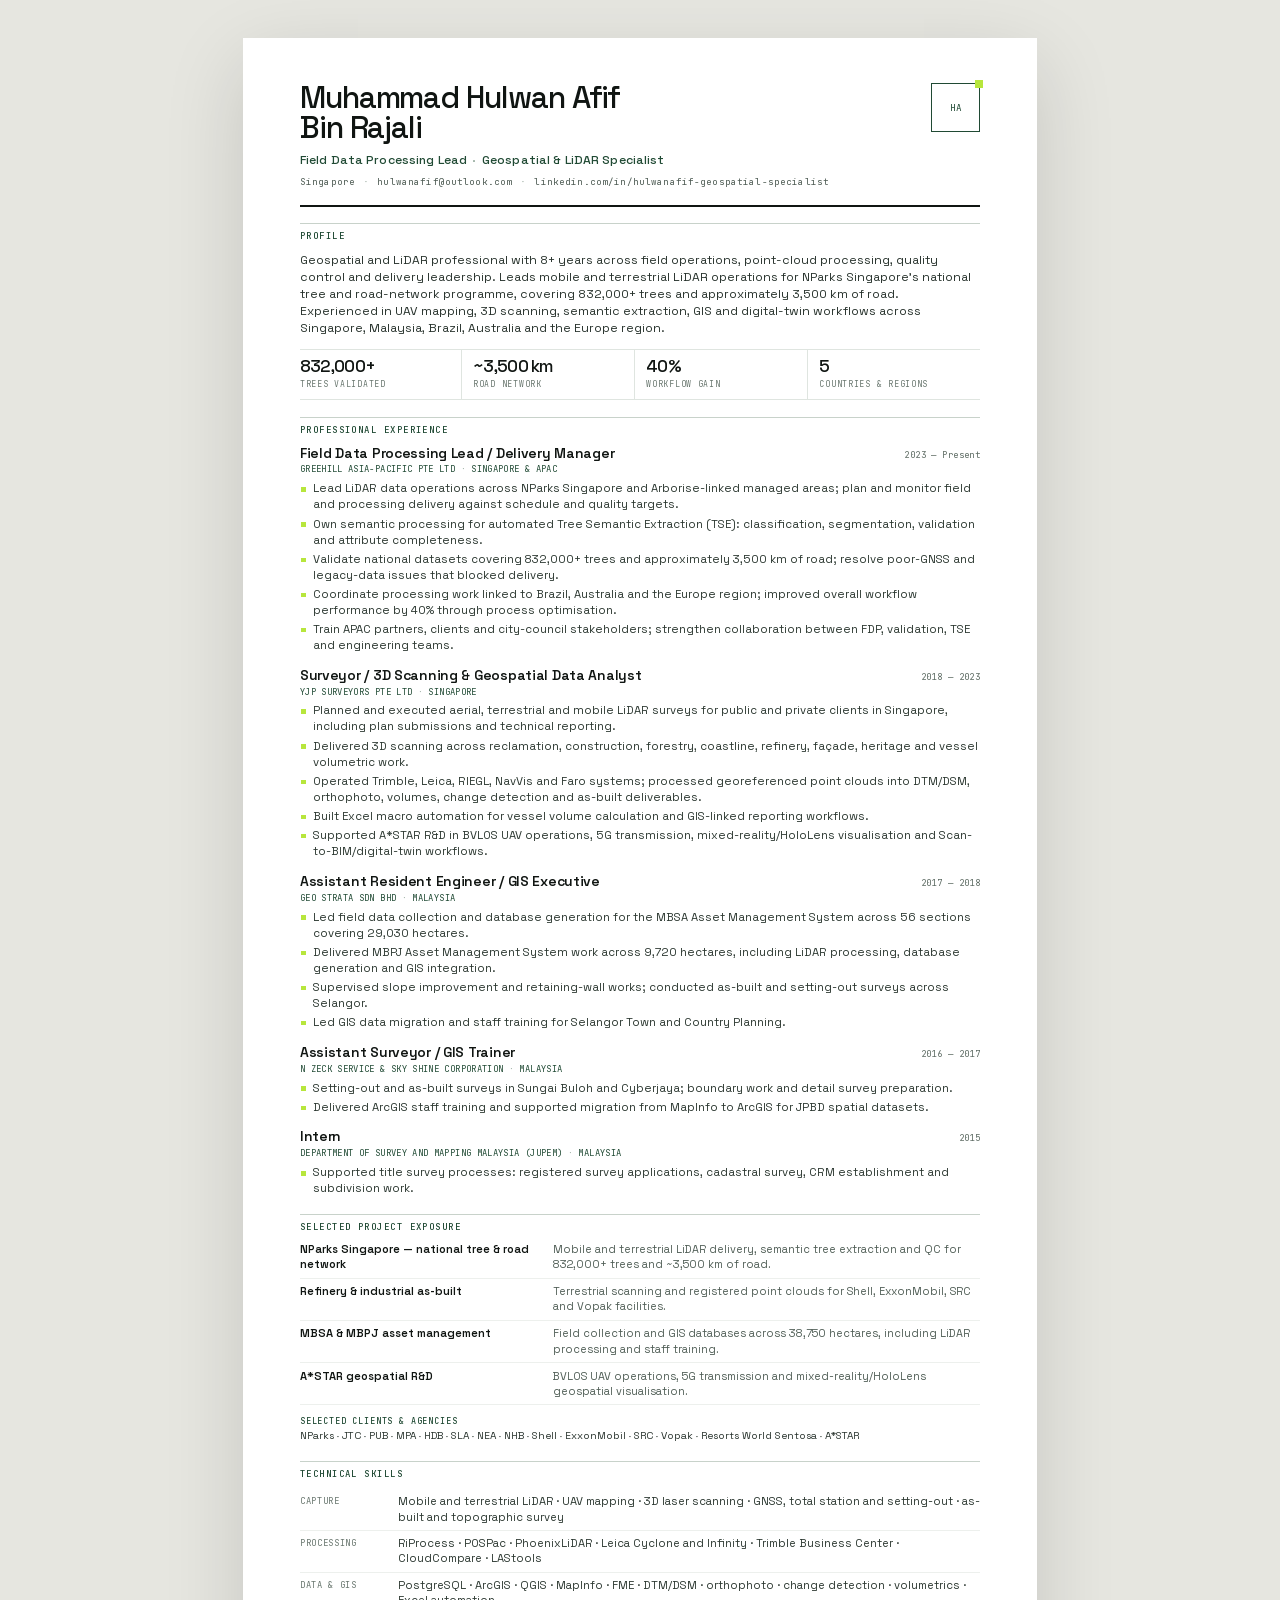
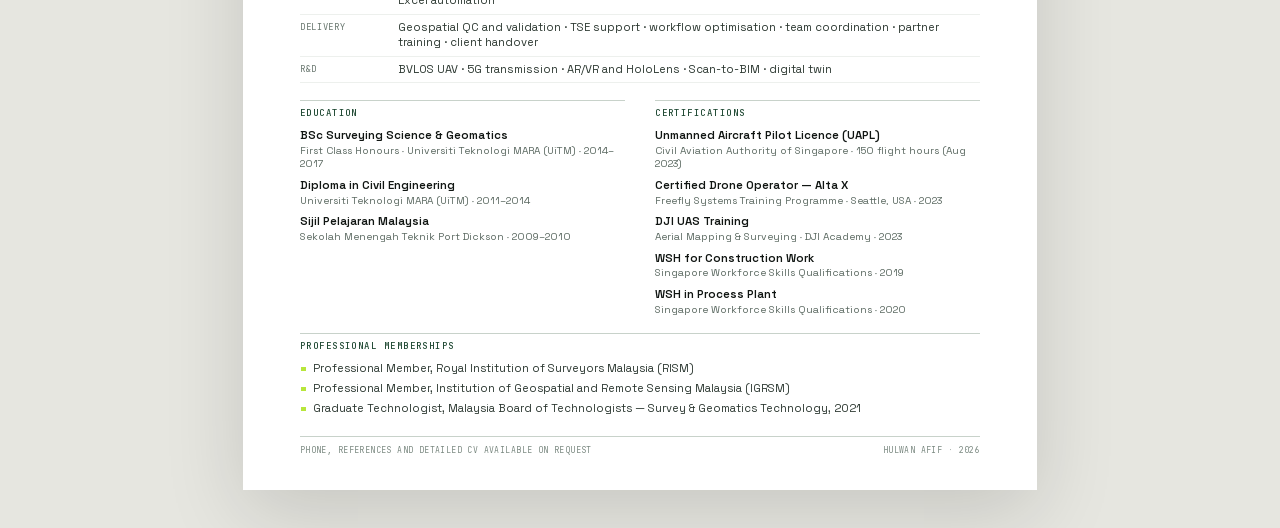
<file: cv-public.html>
<!DOCTYPE html>
<html lang="en">
<head>
<meta charset="utf-8">
<meta name="viewport" content="width=device-width, initial-scale=1">
<meta name="robots" content="noindex, nofollow">
<title>Muhammad Hulwan Afif Bin Rajali — Public CV</title>
<link rel="stylesheet" href="assets/css/cv.css">
</head>
<body>
<main class="cv">

  <header class="cv-head">
    <div class="cv-head__main">
      <h1>Muhammad Hulwan Afif<br>Bin Rajali</h1>
      <p class="cv-head__role">Field Data Processing Lead <span>·</span> Geospatial &amp; LiDAR Specialist</p>
      <p class="cv-head__contact">Singapore <span>·</span> hulwanafif@outlook.com <span>·</span> linkedin.com/in/hulwanafif-geospatial-specialist</p>
    </div>
    <div class="cv-head__mark" aria-hidden="true">
      <span>HA</span>
      <i></i>
    </div>
  </header>

  <section class="cv-section">
    <h2>Profile</h2>
    <p>Geospatial and LiDAR professional with 8+ years across field operations, point-cloud processing, quality control and delivery leadership. Leads mobile and terrestrial LiDAR operations for NParks Singapore&rsquo;s national tree and road-network programme, covering 832,000+ trees and approximately 3,500 km of road. Experienced in UAV mapping, 3D scanning, semantic extraction, GIS and digital-twin workflows across Singapore, Malaysia, Brazil, Australia and the Europe region.</p>
    <ul class="cv-stats">
      <li><b>832,000+</b><span>Trees validated</span></li>
      <li><b>~3,500 km</b><span>Road network</span></li>
      <li><b>40%</b><span>Workflow gain</span></li>
      <li><b>5</b><span>Countries &amp; regions</span></li>
    </ul>
  </section>

  <section class="cv-section">
    <h2>Professional experience</h2>

    <article class="cv-role">
      <div class="cv-role__head">
        <h3>Field Data Processing Lead / Delivery Manager</h3>
        <span class="cv-role__date">2023 — Present</span>
      </div>
      <p class="cv-role__org">Greehill Asia-Pacific Pte Ltd <span>·</span> Singapore &amp; APAC</p>
      <ul>
        <li>Lead LiDAR data operations across NParks Singapore and Arborise-linked managed areas; plan and monitor field and processing delivery against schedule and quality targets.</li>
        <li>Own semantic processing for automated Tree Semantic Extraction (TSE): classification, segmentation, validation and attribute completeness.</li>
        <li>Validate national datasets covering 832,000+ trees and approximately 3,500 km of road; resolve poor-GNSS and legacy-data issues that blocked delivery.</li>
        <li>Coordinate processing work linked to Brazil, Australia and the Europe region; improved overall workflow performance by 40% through process optimisation.</li>
        <li>Train APAC partners, clients and city-council stakeholders; strengthen collaboration between FDP, validation, TSE and engineering teams.</li>
      </ul>
    </article>

    <article class="cv-role">
      <div class="cv-role__head">
        <h3>Surveyor / 3D Scanning &amp; Geospatial Data Analyst</h3>
        <span class="cv-role__date">2018 — 2023</span>
      </div>
      <p class="cv-role__org">YJP Surveyors Pte Ltd <span>·</span> Singapore</p>
      <ul>
        <li>Planned and executed aerial, terrestrial and mobile LiDAR surveys for public and private clients in Singapore, including plan submissions and technical reporting.</li>
        <li>Delivered 3D scanning across reclamation, construction, forestry, coastline, refinery, façade, heritage and vessel volumetric work.</li>
        <li>Operated Trimble, Leica, RIEGL, NavVis and Faro systems; processed georeferenced point clouds into DTM/DSM, orthophoto, volumes, change detection and as-built deliverables.</li>
        <li>Built Excel macro automation for vessel volume calculation and GIS-linked reporting workflows.</li>
        <li>Supported A*STAR R&amp;D in BVLOS UAV operations, 5G transmission, mixed-reality/HoloLens visualisation and Scan-to-BIM/digital-twin workflows.</li>
      </ul>
    </article>

    <article class="cv-role">
      <div class="cv-role__head">
        <h3>Assistant Resident Engineer / GIS Executive</h3>
        <span class="cv-role__date">2017 — 2018</span>
      </div>
      <p class="cv-role__org">Geo Strata Sdn Bhd <span>·</span> Malaysia</p>
      <ul>
        <li>Led field data collection and database generation for the MBSA Asset Management System across 56 sections covering 29,030 hectares.</li>
        <li>Delivered MBPJ Asset Management System work across 9,720 hectares, including LiDAR processing, database generation and GIS integration.</li>
        <li>Supervised slope improvement and retaining-wall works; conducted as-built and setting-out surveys across Selangor.</li>
        <li>Led GIS data migration and staff training for Selangor Town and Country Planning.</li>
      </ul>
    </article>

    <article class="cv-role">
      <div class="cv-role__head">
        <h3>Assistant Surveyor / GIS Trainer</h3>
        <span class="cv-role__date">2016 — 2017</span>
      </div>
      <p class="cv-role__org">N Zeck Service &amp; Sky Shine Corporation <span>·</span> Malaysia</p>
      <ul>
        <li>Setting-out and as-built surveys in Sungai Buloh and Cyberjaya; boundary work and detail survey preparation.</li>
        <li>Delivered ArcGIS staff training and supported migration from MapInfo to ArcGIS for JPBD spatial datasets.</li>
      </ul>
    </article>

    <article class="cv-role cv-role--last">
      <div class="cv-role__head">
        <h3>Intern</h3>
        <span class="cv-role__date">2015</span>
      </div>
      <p class="cv-role__org">Department of Survey and Mapping Malaysia (JUPEM) <span>·</span> Malaysia</p>
      <ul>
        <li>Supported title survey processes: registered survey applications, cadastral survey, CRM establishment and subdivision work.</li>
      </ul>
    </article>
  </section>

  <section class="cv-section">
    <h2>Selected project exposure</h2>
    <ul class="cv-projects">
      <li><b>NParks Singapore — national tree &amp; road network</b><span>Mobile and terrestrial LiDAR delivery, semantic tree extraction and QC for 832,000+ trees and ~3,500 km of road.</span></li>
      <li><b>Refinery &amp; industrial as-built</b><span>Terrestrial scanning and registered point clouds for Shell, ExxonMobil, SRC and Vopak facilities.</span></li>
      <li><b>MBSA &amp; MBPJ asset management</b><span>Field collection and GIS databases across 38,750 hectares, including LiDAR processing and staff training.</span></li>
      <li><b>A*STAR geospatial R&amp;D</b><span>BVLOS UAV operations, 5G transmission and mixed-reality/HoloLens geospatial visualisation.</span></li>
    </ul>
    <p class="cv-clients"><b>Selected clients &amp; agencies</b> NParks · JTC · PUB · MPA · HDB · SLA · NEA · NHB · Shell · ExxonMobil · SRC · Vopak · Resorts World Sentosa · A*STAR</p>
  </section>

  <section class="cv-section">
    <h2>Technical skills</h2>
    <dl class="cv-skills">
      <div><dt>Capture</dt><dd>Mobile and terrestrial LiDAR · UAV mapping · 3D laser scanning · GNSS, total station and setting-out · as-built and topographic survey</dd></div>
      <div><dt>Processing</dt><dd>RiProcess · POSPac · PhoenixLiDAR · Leica Cyclone and Infinity · Trimble Business Center · CloudCompare · LAStools</dd></div>
      <div><dt>Data &amp; GIS</dt><dd>PostgreSQL · ArcGIS · QGIS · MapInfo · FME · DTM/DSM · orthophoto · change detection · volumetrics · Excel automation</dd></div>
      <div><dt>Delivery</dt><dd>Geospatial QC and validation · TSE support · workflow optimisation · team coordination · partner training · client handover</dd></div>
      <div><dt>R&amp;D</dt><dd>BVLOS UAV · 5G transmission · AR/VR and HoloLens · Scan-to-BIM · digital twin</dd></div>
    </dl>
  </section>

  <div class="cv-columns">
    <section class="cv-section">
      <h2>Education</h2>
      <ul class="cv-list">
        <li><b>BSc Surveying Science &amp; Geomatics</b><span>First Class Honours · Universiti Teknologi MARA (UiTM) · 2014–2017</span></li>
        <li><b>Diploma in Civil Engineering</b><span>Universiti Teknologi MARA (UiTM) · 2011–2014</span></li>
        <li><b>Sijil Pelajaran Malaysia</b><span>Sekolah Menengah Teknik Port Dickson · 2009–2010</span></li>
      </ul>
    </section>

    <section class="cv-section">
      <h2>Certifications</h2>
      <ul class="cv-list">
        <li><b>Unmanned Aircraft Pilot Licence (UAPL)</b><span>Civil Aviation Authority of Singapore · 150 flight hours (Aug 2023)</span></li>
        <li><b>Certified Drone Operator — Alta X</b><span>Freefly Systems Training Programme · Seattle, USA · 2023</span></li>
        <li><b>DJI UAS Training</b><span>Aerial Mapping &amp; Surveying · DJI Academy · 2023</span></li>
        <li><b>WSH for Construction Work</b><span>Singapore Workforce Skills Qualifications · 2019</span></li>
        <li><b>WSH in Process Plant</b><span>Singapore Workforce Skills Qualifications · 2020</span></li>
      </ul>
    </section>
  </div>

  <section class="cv-section">
    <h2>Professional memberships</h2>
    <ul class="cv-inline-list">
      <li>Professional Member, Royal Institution of Surveyors Malaysia (RISM)</li>
      <li>Professional Member, Institution of Geospatial and Remote Sensing Malaysia (IGRSM)</li>
      <li>Graduate Technologist, Malaysia Board of Technologists — Survey &amp; Geomatics Technology, 2021</li>
    </ul>
  </section>

  <footer class="cv-foot">
    <span>Phone, references and detailed CV available on request</span>
    <span>Hulwan Afif · 2026</span>
  </footer>

</main>
</body>
</html>
</file>
<file: assets/css/styles.css>
/* ============================================================
   Hulwan Afif — portfolio
   Design system: dark survey-instrument editorial
   ============================================================ */

/* ---------- self-hosted fonts (SIL Open Font License) ---------- */

@font-face {
  font-family: "Space Grotesk";
  font-style: normal;
  font-weight: 300 700;
  font-display: swap;
  src: url("../fonts/space-grotesk.woff2") format("woff2");
  unicode-range: U+0000-00FF, U+0131, U+0152-0153, U+02BB-02BC, U+02C6, U+02DA, U+02DC, U+0304, U+0308, U+0329, U+2000-206F, U+20AC, U+2122, U+2191, U+2193, U+2212, U+2215, U+FEFF, U+FFFD;
}
@font-face {
  font-family: "JetBrains Mono";
  font-style: normal;
  font-weight: 100 800;
  font-display: swap;
  src: url("../fonts/jetbrains-mono.woff2") format("woff2");
  unicode-range: U+0000-00FF, U+0131, U+0152-0153, U+02BB-02BC, U+02C6, U+02DA, U+02DC, U+0304, U+0308, U+0329, U+2000-206F, U+20AC, U+2122, U+2191, U+2193, U+2212, U+2215, U+FEFF, U+FFFD;
}
@font-face {
  font-family: "Instrument Serif";
  font-style: italic;
  font-weight: 400;
  font-display: swap;
  src: url("../fonts/instrument-serif-italic.woff2") format("woff2");
  unicode-range: U+0000-00FF, U+0131, U+0152-0153, U+02BB-02BC, U+02C6, U+02DA, U+02DC, U+0304, U+0308, U+0329, U+2000-206F, U+20AC, U+2122, U+2191, U+2193, U+2212, U+2215, U+FEFF, U+FFFD;
}

:root {
  --bg: #070a09;
  --bg-2: #080c0a;
  --bg-3: #0b100e;
  --panel: #0c1210;
  --ink: #eef2ec;
  --ink-2: #d7ded8;
  --muted: #98a39d;
  --muted-2: #8a958e;
  --accent: #c6f24e;
  --accent-2: #58e0c0;
  --accent-ink: #0a0d08;
  --line: rgba(238, 242, 236, 0.09);
  --line-soft: rgba(238, 242, 236, 0.05);
  --line-strong: rgba(238, 242, 236, 0.18);

  --sans: "Space Grotesk", "Helvetica Neue", Helvetica, Arial, sans-serif;
  --mono: "JetBrains Mono", ui-monospace, SFMono-Regular, Menlo, Consolas, monospace;
  --serif: "Instrument Serif", Georgia, "Times New Roman", serif;

  --pad: clamp(20px, 3.4vw, 48px);
  --radius: 8px;
  --ease: cubic-bezier(0.2, 0.7, 0.2, 1);
  --nav-h: 76px;
}

*,
*::before,
*::after { box-sizing: border-box; }

html {
  scroll-behavior: smooth;
  scroll-padding-top: calc(var(--nav-h) + 16px);
  -webkit-text-size-adjust: 100%;
}

body {
  margin: 0;
  background: var(--bg);
  color: var(--ink);
  font-family: var(--sans);
  font-size: 16px;
  line-height: 1.6;
  overflow-x: hidden;
  -webkit-font-smoothing: antialiased;
  -moz-osx-font-smoothing: grayscale;
}

::selection { background: var(--accent); color: var(--accent-ink); }

body.modal-open,
body.menu-open { overflow: hidden; }

:focus-visible {
  outline: 2px solid var(--accent);
  outline-offset: 3px;
  border-radius: 2px;
}

h1, h2, h3, h4, p, ul, ol, dl, dd, figure { margin: 0; }
ul, ol { padding: 0; list-style: none; }
a { color: inherit; text-decoration: none; }
button { font: inherit; color: inherit; background: none; border: 0; cursor: pointer; }
canvas { display: block; }
svg { display: block; }

.skip-link {
  position: fixed;
  top: 12px;
  left: 12px;
  z-index: 300;
  padding: 12px 18px;
  background: var(--accent);
  color: var(--accent-ink);
  font: 500 12px/1 var(--mono);
  letter-spacing: 0.08em;
  text-transform: uppercase;
  transform: translateY(-160%);
  transition: transform 0.2s var(--ease);
}
.skip-link:focus { transform: none; }

.wrap {
  width: min(1320px, 100% - (var(--pad) * 2));
  margin-inline: auto;
}

.grain {
  position: fixed;
  inset: 0;
  z-index: 200;
  pointer-events: none;
  opacity: 0.045;
  background-image: url("data:image/svg+xml,%3Csvg xmlns='http://www.w3.org/2000/svg' width='160' height='160'%3E%3Cfilter id='n'%3E%3CfeTurbulence type='fractalNoise' baseFrequency='0.9' numOctaves='3' stitchTiles='stitch'/%3E%3C/filter%3E%3Crect width='160' height='160' filter='url(%23n)'/%3E%3C/svg%3E");
  background-size: 160px 160px;
}

.scroll-progress {
  position: fixed;
  top: 0;
  left: 0;
  z-index: 150;
  width: 100%;
  height: 2px;
  background: var(--accent);
  transform: scaleX(0);
  transform-origin: 0 50%;
  will-change: transform;
}

/* ---------- typography helpers ---------- */

.serif {
  font-family: var(--serif);
  font-style: italic;
  font-weight: 400;
  letter-spacing: -0.005em;
}

.label {
  display: flex;
  align-items: center;
  gap: 10px;
  font: 500 10.5px/1.2 var(--mono);
  letter-spacing: 0.18em;
  text-transform: uppercase;
  color: var(--muted);
  margin-bottom: 18px;
}
.label::before {
  content: "";
  width: 26px;
  height: 1px;
  background: var(--accent);
  flex: none;
}
.label b { font-weight: 500; color: var(--accent); }
.label--plain::before { display: none; }

.pulse {
  display: inline-block;
  width: 6px;
  height: 6px;
  border-radius: 50%;
  background: var(--accent);
  margin-right: 8px;
  vertical-align: 1px;
  box-shadow: 0 0 0 0 rgba(198, 242, 78, 0.5);
  animation: pulse 2.4s ease-out infinite;
}
@keyframes pulse {
  0% { box-shadow: 0 0 0 0 rgba(198, 242, 78, 0.45); }
  70% { box-shadow: 0 0 0 7px rgba(198, 242, 78, 0); }
  100% { box-shadow: 0 0 0 0 rgba(198, 242, 78, 0); }
}

/* ---------- buttons ---------- */

.btn {
  display: inline-flex;
  align-items: center;
  justify-content: center;
  gap: 10px;
  height: 52px;
  padding: 0 24px;
  border: 1px solid transparent;
  border-radius: 999px;
  font-size: 0.94rem;
  font-weight: 500;
  letter-spacing: -0.005em;
  white-space: nowrap;
  transition: background 0.25s var(--ease), color 0.25s var(--ease),
    border-color 0.25s var(--ease), transform 0.25s var(--ease);
}
.btn svg { width: 15px; height: 15px; flex: none; transition: transform 0.3s var(--ease); }
.btn:hover svg { transform: translate(2px, -2px); }
.btn--lime { background: var(--accent); color: var(--accent-ink); }
.btn--lime:hover { background: #d8ff78; transform: translateY(-1px); }
.btn--outline { border-color: var(--line-strong); color: var(--ink); }
.btn--outline:hover { border-color: var(--accent); color: var(--accent); }
.btn--ghost { color: var(--muted); padding-inline: 14px; }
.btn--ghost:hover { color: var(--ink); }
.btn--ghost:hover svg { transform: translateY(2px); }
.btn--sm { height: 38px; padding-inline: 16px; font-size: 0.82rem; }
.btn--sm svg { width: 13px; height: 13px; }

.arrow-link {
  display: inline-flex;
  align-items: center;
  gap: 10px;
  font: 500 10.5px/1 var(--mono);
  letter-spacing: 0.12em;
  text-transform: uppercase;
  color: var(--ink);
  padding-bottom: 6px;
  border-bottom: 1px solid var(--line-strong);
  transition: color 0.25s, border-color 0.25s;
}
.arrow-link span { color: var(--accent); transition: transform 0.25s var(--ease); }
.arrow-link:hover { color: var(--accent); border-color: var(--accent); }
.arrow-link:hover span { transform: translateY(3px); }

.inline-link {
  color: var(--ink);
  border-bottom: 1px solid rgba(198, 242, 78, 0.5);
  transition: color 0.2s, border-color 0.2s;
}
.inline-link:hover { color: var(--accent); border-color: var(--accent); }

/* ---------- header ---------- */

.site-head {
  position: fixed;
  top: 0;
  left: 0;
  right: 0;
  z-index: 100;
  border-bottom: 1px solid transparent;
  transition: background 0.35s var(--ease), border-color 0.35s var(--ease);
}
.site-head.is-stuck {
  background: rgba(7, 10, 9, 0.94);
  -webkit-backdrop-filter: blur(18px) saturate(140%);
  backdrop-filter: blur(18px) saturate(140%);
  border-bottom-color: var(--line);
}
.site-head__inner {
  display: flex;
  align-items: center;
  justify-content: space-between;
  gap: 24px;
  height: var(--nav-h);
}

.brand { display: inline-flex; align-items: center; gap: 12px; }
.brand__mark {
  position: relative;
  width: 34px;
  height: 34px;
  display: grid;
  place-items: center;
  border: 1px solid rgba(198, 242, 78, 0.45);
  border-radius: 3px;
  font: 500 10px/1 var(--mono);
  letter-spacing: 0.04em;
  color: var(--accent);
  background: rgba(198, 242, 78, 0.04);
}
.brand__mark::after {
  content: "";
  position: absolute;
  top: -2px;
  right: -2px;
  width: 5px;
  height: 5px;
  background: var(--accent);
}
.brand__name {
  display: flex;
  flex-direction: column;
  gap: 2px;
  font-size: 0.9rem;
  font-weight: 500;
  letter-spacing: -0.01em;
  line-height: 1.1;
}
.brand__name small {
  font: 400 8.5px/1 var(--mono);
  letter-spacing: 0.16em;
  text-transform: uppercase;
  color: var(--muted-2);
}

.nav { display: flex; align-items: center; gap: 30px; }
.nav__link {
  position: relative;
  font: 500 10px/1 var(--mono);
  letter-spacing: 0.14em;
  text-transform: uppercase;
  color: var(--muted);
  padding: 6px 0;
  transition: color 0.2s;
}
.nav__link::after {
  content: "";
  position: absolute;
  left: 0;
  bottom: 0;
  width: 100%;
  height: 1px;
  background: var(--accent);
  transform: scaleX(0);
  transform-origin: 0 50%;
  transition: transform 0.3s var(--ease);
}
.nav__link:hover { color: var(--ink); }
.nav__link.is-active { color: var(--ink); }
.nav__link.is-active::after { transform: scaleX(1); }

.head__actions { display: flex; align-items: center; gap: 8px; }

.menu-btn {
  display: none;
  width: 40px;
  height: 40px;
  border: 1px solid var(--line-strong);
  border-radius: 999px;
  position: relative;
}
.menu-btn span {
  position: absolute;
  left: 12px;
  width: 14px;
  height: 1px;
  background: var(--ink);
  transition: transform 0.3s var(--ease), top 0.3s var(--ease);
}
.menu-btn span:nth-child(1) { top: 17px; }
.menu-btn span:nth-child(2) { top: 22px; }
.menu-btn[aria-expanded="true"] span:nth-child(1) { top: 19px; transform: rotate(45deg); }
.menu-btn[aria-expanded="true"] span:nth-child(2) { top: 19px; transform: rotate(-45deg); }

/* mobile menu */
.mobile-menu {
  position: fixed;
  inset: 0;
  z-index: 90;
  background: rgba(7, 10, 9, 0.98);
  -webkit-backdrop-filter: blur(20px);
  backdrop-filter: blur(20px);
  padding: calc(var(--nav-h) + 32px) var(--pad) 32px;
  display: flex;
  flex-direction: column;
  justify-content: space-between;
  opacity: 0;
  transition: opacity 0.3s var(--ease);
}
.mobile-menu[hidden] { display: none; }
.mobile-menu.is-open { opacity: 1; }
.mobile-menu__nav { display: flex; flex-direction: column; }
.mobile-menu__nav a {
  display: flex;
  align-items: baseline;
  gap: 16px;
  padding: 16px 0;
  border-bottom: 1px solid var(--line);
  font-size: clamp(1.7rem, 7vw, 2.4rem);
  font-weight: 500;
  letter-spacing: -0.03em;
  line-height: 1;
}
.mobile-menu__nav a span {
  font: 500 9px/1 var(--mono);
  letter-spacing: 0.14em;
  color: var(--accent);
}
.mobile-menu__nav a:active { color: var(--accent); }
.mobile-menu__foot { display: flex; flex-direction: column; gap: 12px; padding-top: 32px; }
.mobile-menu__foot a {
  font: 400 11px/1.4 var(--mono);
  letter-spacing: 0.06em;
  color: var(--muted);
}
.mobile-menu__foot a:hover { color: var(--accent); }

/* ---------- hero ---------- */

.hero {
  position: relative;
  display: flex;
  align-items: center;
  min-height: 100svh;
  padding: calc(var(--nav-h) + clamp(28px, 5vh, 64px)) 0 clamp(70px, 9vh, 100px);
  overflow: hidden;
}
.hero__bg {
  position: absolute;
  inset: 0;
  background:
    radial-gradient(900px 620px at 76% 38%, rgba(198, 242, 78, 0.075), transparent 62%),
    radial-gradient(680px 520px at 10% 6%, rgba(88, 224, 192, 0.045), transparent 60%),
    linear-gradient(180deg, #070a09 0%, #080c0a 55%, #070a09 100%);
}
.hero__bg::before {
  content: "";
  position: absolute;
  inset: 0;
  background-image:
    linear-gradient(var(--line-soft) 1px, transparent 1px),
    linear-gradient(90deg, var(--line-soft) 1px, transparent 1px);
  background-size: 92px 92px;
  -webkit-mask-image: radial-gradient(ellipse at 55% 40%, #000 10%, transparent 72%);
  mask-image: radial-gradient(ellipse at 55% 40%, #000 10%, transparent 72%);
  opacity: 0.7;
}

.hero__inner {
  position: relative;
  z-index: 2;
  display: grid;
  grid-template-columns: minmax(0, 1.06fr) minmax(390px, 0.84fr);
  align-items: center;
  gap: clamp(32px, 4.5vw, 80px);
}

.eyebrow {
  font: 400 10.5px/1.5 var(--mono);
  letter-spacing: 0.2em;
  text-transform: uppercase;
  color: var(--muted);
  display: flex;
  align-items: center;
  gap: 12px;
}
.eyebrow::before {
  content: "";
  width: 7px;
  height: 7px;
  background: var(--accent);
  flex: none;
}

.hero__title {
  font-size: clamp(3.9rem, 9.4vw, 8.6rem);
  line-height: 0.83;
  letter-spacing: -0.055em;
  font-weight: 500;
  margin: 18px 0 26px;
  padding-bottom: 0.04em;
}
.hero__line {
  display: block;
  padding: 0.16em 0 0.12em;
  margin: -0.16em 0 -0.12em;
  clip-path: inset(0);
}
.hero__line > span {
  display: block;
  transform: none;
  animation: heroLine 0.9s var(--ease) both;
}
.hero__line:nth-child(2) > span { animation-delay: 0.1s; }
.hero__dot {
  display: inline-block;
  color: var(--accent);
}
@keyframes heroLine {
  from { transform: translateY(112%); }
  to { transform: none; }
}

.hero__role {
  font-size: clamp(1rem, 1.45vw, 1.2rem);
  font-weight: 500;
  letter-spacing: -0.015em;
  line-height: 1.4;
  color: var(--ink-2);
  padding-bottom: 20px;
  border-bottom: 1px solid var(--line);
  max-width: 34em;
}
.hero__role span { color: var(--accent); margin-inline: 6px; }

.hero__lead {
  margin-top: 22px;
  max-width: 46ch;
  color: var(--muted);
  font-size: clamp(0.98rem, 1.15vw, 1.06rem);
  line-height: 1.7;
}
.hero__lead strong { color: var(--ink); font-weight: 500; }

.hero__actions {
  display: flex;
  flex-wrap: wrap;
  gap: 10px;
  margin-top: 34px;
}

.hero__facts {
  display: flex;
  flex-wrap: wrap;
  align-items: center;
  gap: 10px 26px;
  margin-top: 34px;
  padding-top: 20px;
  border-top: 1px solid var(--line);
  font: 400 9.5px/1.4 var(--mono);
  letter-spacing: 0.13em;
  text-transform: uppercase;
  color: var(--muted-2);
}
.hero__facts li { display: flex; align-items: center; }
.hero__facts .pulse { margin-right: 2px; }

/* scanner */
.hero__visual { position: relative; }
.hero__visual::before {
  content: "";
  position: absolute;
  inset: -12%;
  background: radial-gradient(closest-side, rgba(198, 242, 78, 0.1), transparent 72%);
  filter: blur(14px);
  z-index: -1;
  pointer-events: none;
}

.scanner {
  position: relative;
  border: 1px solid var(--line-strong);
  border-radius: 5px;
  background: linear-gradient(180deg, rgba(14, 21, 18, 0.94), rgba(7, 11, 9, 0.98));
  overflow: hidden;
  box-shadow:
    0 50px 120px -50px rgba(0, 0, 0, 0.95),
    inset 0 1px 0 rgba(255, 255, 255, 0.05);
}
.scanner__bar {
  display: flex;
  align-items: center;
  justify-content: space-between;
  gap: 12px;
  padding: 11px 14px;
  border-bottom: 1px solid var(--line);
  font: 500 9px/1 var(--mono);
  letter-spacing: 0.14em;
  text-transform: uppercase;
  color: var(--muted);
}
.scanner__bar span span { color: var(--muted-2); margin-inline: 3px; }
.scanner__live { display: inline-flex; align-items: center; gap: 6px; color: var(--accent); }
.scanner__live i {
  width: 5px;
  height: 5px;
  border-radius: 50%;
  background: var(--accent);
  animation: blink 2s steps(1) infinite;
}
@keyframes blink { 0%, 60% { opacity: 1; } 61%, 100% { opacity: 0.2; } }

.scanner__stage {
  position: relative;
  cursor: grab;
  touch-action: pan-y;
  height: clamp(350px, 54vh, 552px);
  background:
    radial-gradient(120% 90% at 50% 20%, rgba(198, 242, 78, 0.05), transparent 60%),
    #080c0a;
}
#pointcloud { position: absolute; inset: 0; width: 100%; height: 100%; }
.scanner__stage.is-dragging { cursor: grabbing; }
#scan-hint { color: var(--accent); font-weight: 400; opacity: 0.8; }
.scanner__grid {
  position: absolute;
  inset: 0;
  background-image:
    linear-gradient(rgba(198, 242, 78, 0.075) 1px, transparent 1px),
    linear-gradient(90deg, rgba(198, 242, 78, 0.075) 1px, transparent 1px);
  background-size: 48px 48px;
  -webkit-mask-image: radial-gradient(ellipse at 50% 45%, #000 25%, transparent 80%);
  mask-image: radial-gradient(ellipse at 50% 45%, #000 25%, transparent 80%);
  pointer-events: none;
}
.scanner__cross {
  position: absolute;
  top: 50%;
  left: 50%;
  width: 21px;
  height: 21px;
  transform: translate(-50%, -50%);
  opacity: 0.4;
  pointer-events: none;
}
.scanner__cross::before,
.scanner__cross::after {
  content: "";
  position: absolute;
  background: var(--accent);
}
.scanner__cross::before { top: 10px; left: 0; width: 21px; height: 1px; }
.scanner__cross::after { left: 10px; top: 0; height: 21px; width: 1px; }
.scanner__cross { background: transparent; }

.tick {
  position: absolute;
  width: 10px;
  height: 10px;
  border-color: rgba(198, 242, 78, 0.5);
  border-style: solid;
  border-width: 0;
  pointer-events: none;
}
.tick--tl { top: 10px; left: 10px; border-top-width: 1px; border-left-width: 1px; }
.tick--tr { top: 10px; right: 10px; border-top-width: 1px; border-right-width: 1px; }
.tick--bl { bottom: 10px; left: 10px; border-bottom-width: 1px; border-left-width: 1px; }
.tick--br { bottom: 10px; right: 10px; border-bottom-width: 1px; border-right-width: 1px; }

.scanner__readout {
  position: absolute;
  left: 22px;
  right: 22px;
  bottom: 14px;
  display: flex;
  justify-content: space-between;
  gap: 12px;
  font: 400 8.5px/1 var(--mono);
  letter-spacing: 0.12em;
  text-transform: uppercase;
  color: var(--muted-2);
  pointer-events: none;
}
.scanner__readout b { color: var(--accent); font-weight: 400; }

.scanner__cap {
  display: flex;
  justify-content: space-between;
  gap: 12px;
  padding: 9px 14px;
  border-top: 1px solid var(--line);
  font: 400 8.5px/1 var(--mono);
  letter-spacing: 0.12em;
  text-transform: uppercase;
  color: var(--muted-2);
}
.scanner__cap span:last-child { color: #8fa07f; }

.visual-note {
  margin-top: 10px;
  text-align: right;
  font: 400 8px/1 var(--mono);
  letter-spacing: 0.12em;
  text-transform: uppercase;
  color: var(--muted-2);
  opacity: 0.65;
}

.hero__scroll {
  position: absolute;
  left: 50%;
  bottom: 18px;
  transform: translateX(-50%);
  display: flex;
  flex-direction: column;
  align-items: center;
  gap: 8px;
  font: 400 8.5px/1 var(--mono);
  letter-spacing: 0.24em;
  text-transform: uppercase;
  color: var(--muted-2);
  z-index: 3;
}
.hero__scroll i {
  width: 1px;
  height: 34px;
  background: linear-gradient(180deg, var(--accent), transparent);
  animation: scrollline 2.4s var(--ease) infinite;
  transform-origin: top;
}
@keyframes scrollline {
  0% { transform: scaleY(0); opacity: 0; }
  30% { opacity: 1; }
  100% { transform: scaleY(1); opacity: 0; }
}

/* ---------- client strip ---------- */

.clients {
  background: #f1eee5;
  color: #101512;
  border-top: 1px solid #d6d1c3;
  border-bottom: 1px solid #d6d1c3;
  padding: 14px 0 9px;
  overflow: hidden;
}
.clients__bar {
  display: flex;
  align-items: center;
  gap: clamp(16px, 2.2vw, 28px);
}
.clients__label {
  flex: none;
  display: flex;
  align-items: center;
  gap: 8px;
  margin: 0;
  font: 500 8px/1 var(--mono);
  letter-spacing: 0.14em;
  text-transform: uppercase;
  color: #3f5a1a;
}
.clients__label::before {
  content: "";
  width: 16px;
  height: 1px;
  background: #3f5a1a;
  opacity: 0.5;
}
.clients__viewport {
  flex: 1;
  min-width: 0;
  overflow: hidden;
  -webkit-mask-image: linear-gradient(90deg, transparent, #000 7%, #000 93%, transparent);
  mask-image: linear-gradient(90deg, transparent, #000 7%, #000 93%, transparent);
}
.clients__track {
  display: flex;
  width: max-content;
  animation: clientsScroll 38s linear infinite;
}
.clients:hover .clients__track { animation-play-state: paused; }
.clients__group {
  display: flex;
  align-items: center;
  gap: clamp(30px, 3.6vw, 54px);
  padding-right: clamp(30px, 3.6vw, 54px);
}
.clients__group img {
  display: block;
  width: auto;
  height: 26px;
  max-width: 140px;
  object-fit: contain;
}
@keyframes clientsScroll { to { transform: translateX(-50%); } }
.clients__note {
  margin-top: 8px;
  font: 400 7px/1.5 var(--mono);
  letter-spacing: 0.02em;
  color: #7a857b;
}

/* ---------- ticker ---------- *//* ---------- ticker ---------- */

.ticker {
  display: flex;
  align-items: stretch;
  border-top: 1px solid var(--line);
  border-bottom: 1px solid var(--line);
  background: #080b0a;
  overflow: hidden;
}
.ticker__label {
  flex: none;
  display: flex;
  align-items: center;
  padding: 0 24px;
  border-right: 1px solid var(--line);
  font: 500 8.5px/1 var(--mono);
  letter-spacing: 0.18em;
  text-transform: uppercase;
  color: var(--muted-2);
  white-space: nowrap;
}
.ticker__viewport { overflow: hidden; flex: 1; min-width: 0; }
.ticker__track {
  display: flex;
  width: max-content;
  animation: marquee 52s linear infinite;
}
.ticker:hover .ticker__track { animation-play-state: paused; }
.ticker__group {
  display: flex;
  align-items: center;
  gap: 30px;
  padding: 19px 30px 19px 30px;
}
.ticker__group span {
  font: 400 10.5px/1 var(--mono);
  letter-spacing: 0.13em;
  text-transform: uppercase;
  color: #93a097;
  white-space: nowrap;
}
.ticker__group i { color: var(--accent); font-size: 5px; opacity: 0.6; font-style: normal; }
@keyframes marquee { to { transform: translateX(-50%); } }

/* ---------- sections ---------- */

.section {
  position: relative;
  padding: clamp(76px, 9.5vw, 136px) 0;
  border-top: 1px solid var(--line);
}
.section-head {
  display: grid;
  grid-template-columns: minmax(0, 1fr) minmax(260px, 360px);
  align-items: end;
  gap: 32px 56px;
  margin-bottom: clamp(40px, 5.5vw, 72px);
}
.section-head h2 {
  font-size: clamp(2.2rem, 4.5vw, 3.9rem);
  line-height: 1.02;
  letter-spacing: -0.04em;
  font-weight: 500;
  max-width: 17ch;
}
.section-head__note {
  border-top: 1px solid var(--line);
  padding-top: 16px;
  font-size: 0.88rem;
  line-height: 1.65;
  color: var(--muted);
}

/* ---------- profile ---------- */

.profile {
  display: grid;
  grid-template-columns: minmax(0, 0.82fr) minmax(0, 1.18fr);
  gap: clamp(40px, 6vw, 96px);
}
.profile__aside { align-self: start; position: sticky; top: calc(var(--nav-h) + 32px); }
.profile__intro { min-width: 0; }
.portrait { width: min(100%, 220px); margin: 0 0 22px; }
.portrait__frame {
  position: relative;
  border: 1px solid var(--line-strong);
  overflow: hidden;
  background: #080c0a;
}
.portrait__frame::before {
  content: "";
  position: absolute;
  top: 0;
  left: 0;
  width: 44px;
  height: 2px;
  background: var(--accent);
  z-index: 2;
}
.portrait__frame::after {
  content: "";
  position: absolute;
  inset: 7px;
  border: 1px solid rgba(238, 242, 236, 0.12);
  pointer-events: none;
  z-index: 2;
}
.portrait img { display: block; width: 100%; height: auto; filter: saturate(0.88) contrast(1.03); }
.portrait figcaption {
  display: flex;
  justify-content: space-between;
  gap: 12px;
  margin-top: 8px;
  font: 400 8px/1.4 var(--mono);
  letter-spacing: 0.12em;
  text-transform: uppercase;
  color: var(--muted-2);
}
.profile__quote {
  font-family: var(--serif);
  font-style: italic;
  font-size: clamp(1.45rem, 2.1vw, 1.9rem);
  line-height: 1.3;
  color: var(--ink);
  max-width: 18ch;
  padding-bottom: 32px;
}
.specs {
  display: grid;
  grid-template-columns: 1fr 1fr;
  border-top: 1px solid var(--line);
}
.specs > div { padding: 13px 0 14px; border-bottom: 1px solid var(--line-soft); }
.specs > div:nth-child(odd) { padding-right: 18px; }
.specs dt {
  font: 400 8.5px/1 var(--mono);
  letter-spacing: 0.14em;
  text-transform: uppercase;
  color: var(--muted-2);
  margin-bottom: 6px;
}
.specs dd { font-size: 0.82rem; line-height: 1.45; color: var(--ink-2); }
.specs .pulse { width: 5px; height: 5px; margin-right: 6px; }

.profile__body p {
  max-width: 64ch;
  color: var(--muted);
  font-size: 0.98rem;
  line-height: 1.78;
  margin-bottom: 22px;
}
.profile__body .lead {
  font-size: clamp(1.2rem, 1.7vw, 1.45rem);
  line-height: 1.5;
  letter-spacing: -0.018em;
  color: var(--ink);
  margin-bottom: 26px;
}
.profile__link { display: flex; flex-wrap: wrap; gap: 14px 32px; margin-top: 32px; }

/* technical range */

.range {
  margin-top: 26px;
  padding-top: 20px;
  border-top: 1px solid var(--line);
}
.range .label { margin-bottom: 12px; }
.range__list { display: flex; flex-wrap: wrap; gap: 6px; }
.range__list li {
  display: inline-flex;
  align-items: center;
  gap: 6px;
  padding: 6px 9px;
  border: 1px solid var(--line);
  border-radius: 3px;
  font: 400 8.5px/1 var(--mono);
  letter-spacing: 0.06em;
  text-transform: uppercase;
  color: #a7b2ab;
}
.range__list li::before {
  content: "";
  width: 4px;
  height: 4px;
  background: var(--accent);
  flex: none;
}

/* metrics */
.metrics {
  margin-top: clamp(56px, 7vw, 96px);
  border-top: 1px solid var(--line);
  border-bottom: 1px solid var(--line);
  background: linear-gradient(180deg, rgba(198, 242, 78, 0.025), transparent 55%);
}
.metrics__grid { display: grid; grid-template-columns: repeat(4, 1fr); }
.metric { padding: 34px 28px 30px; border-left: 1px solid var(--line); }
.metric:first-child { border-left: 0; padding-left: 0; }
.metric__num {
  font-size: clamp(2.5rem, 4.4vw, 3.9rem);
  line-height: 1;
  letter-spacing: -0.05em;
  font-weight: 500;
  color: var(--ink);
  display: flex;
  align-items: flex-start;
  gap: 2px;
}
.metric__num sup {
  font: 400 0.75rem/1 var(--mono);
  color: var(--accent);
  letter-spacing: 0.02em;
  margin-top: 0.4em;
}
.metric__label {
  margin-top: 16px;
  font-size: 0.86rem;
  font-weight: 500;
  color: var(--ink-2);
}
.metric__note {
  margin-top: 4px;
  font: 400 8.5px/1.5 var(--mono);
  letter-spacing: 0.06em;
  text-transform: uppercase;
  color: var(--muted-2);
}

/* ---------- experience ---------- */

.timeline { border-top: 1px solid var(--line); }
.role {
  display: grid;
  grid-template-columns: 130px minmax(0, 1fr) 180px;
  gap: clamp(20px, 3.4vw, 56px);
  padding: clamp(26px, 3.6vw, 42px) 0;
  border-bottom: 1px solid var(--line);
  transition: background 0.3s;
}
.role:hover { background: linear-gradient(90deg, rgba(198, 242, 78, 0.028), transparent 65%); }
.role__when {
  font: 500 10px/1.6 var(--mono);
  letter-spacing: 0.08em;
  text-transform: uppercase;
  color: var(--muted);
  padding-top: 5px;
}
.role__status {
  display: block;
  width: fit-content;
  margin-bottom: 8px;
  padding: 3px 6px;
  border: 1px solid rgba(198, 242, 78, 0.4);
  border-radius: 2px;
  font-size: 7.5px;
  letter-spacing: 0.14em;
  color: var(--accent);
}
.role__main h3 {
  font-size: clamp(1.15rem, 1.85vw, 1.5rem);
  line-height: 1.25;
  letter-spacing: -0.022em;
  font-weight: 500;
}
.role__org {
  margin: 7px 0 18px;
  font: 500 10px/1.5 var(--mono);
  letter-spacing: 0.09em;
  text-transform: uppercase;
  color: var(--accent);
}
.role__org span { color: var(--muted-2); }
.role__points { display: grid; gap: 7px; max-width: 74ch; }
.role__points li {
  position: relative;
  padding-left: 18px;
  font-size: 0.9rem;
  line-height: 1.65;
  color: var(--muted);
}
.role__points li::before {
  content: "";
  position: absolute;
  left: 1px;
  top: 0.66em;
  width: 4px;
  height: 4px;
  background: rgba(198, 242, 78, 0.55);
  transform: rotate(45deg);
}
.role__side { display: flex; flex-wrap: wrap; align-content: flex-start; gap: 5px; padding-top: 3px; }
.tag {
  display: inline-block;
  padding: 4px 7px;
  border: 1px solid var(--line);
  border-radius: 2px;
  font: 400 8.5px/1 var(--mono);
  letter-spacing: 0.08em;
  text-transform: uppercase;
  color: #96a29b;
  white-space: nowrap;
}
.role--compact .role__points { color: var(--muted-2); }
.timeline__foot {
  margin-top: 26px;
  font: 400 10px/1.7 var(--mono);
  letter-spacing: 0.06em;
  text-transform: uppercase;
  color: var(--muted-2);
}

/* ---------- work ---------- */

.filters {
  display: flex;
  flex-wrap: wrap;
  gap: 7px;
  margin-bottom: 26px;
}
.filter {
  display: inline-flex;
  align-items: center;
  gap: 8px;
  min-height: 38px;
  padding: 10px 14px;
  border: 1px solid var(--line);
  border-radius: 999px;
  font: 400 9.5px/1 var(--mono);
  letter-spacing: 0.1em;
  text-transform: uppercase;
  color: var(--muted);
  transition: color 0.2s, border-color 0.2s, background 0.2s;
}
.filter span { font-size: 8px; opacity: 0.55; }
.filter:hover { color: var(--ink); border-color: var(--line-strong); }
.filter.is-active { background: var(--accent); border-color: var(--accent); color: var(--accent-ink); }
.filter.is-active span { opacity: 0.7; }

.work-grid {
  display: grid;
  grid-template-columns: repeat(3, minmax(0, 1fr));
  gap: 18px;
}
.work-grid.is-filtering .card { transition: opacity 0.2s, transform 0.2s, border-color 0.3s; }

.card {
  position: relative;
  display: flex;
  flex-direction: column;
  background: linear-gradient(180deg, #0c1210, #090d0b);
  border: 1px solid var(--line);
  border-radius: 6px;
  overflow: hidden;
  transition: border-color 0.35s var(--ease), transform 0.35s var(--ease), opacity 0.25s;
}
.card:hover { border-color: rgba(198, 242, 78, 0.34); transform: translateY(-3px); }
.card[hidden] { display: none; }

.card__thumb {
  position: relative;
  aspect-ratio: 16 / 10;
  overflow: hidden;
  background: #070b09;
  border-bottom: 1px solid var(--line);
}
.card__thumb canvas {
  width: 100%;
  height: 100%;
  transition: transform 0.9s var(--ease), filter 0.5s;
  filter: saturate(0.92);
}
.card:hover .card__thumb canvas { transform: scale(1.045); filter: saturate(1.12); }
.card__scan {
  position: absolute;
  left: 0;
  right: 0;
  top: 0;
  height: 26%;
  background: linear-gradient(180deg, transparent, rgba(198, 242, 78, 0.16), transparent);
  opacity: 0;
  pointer-events: none;
}
.card:hover .card__scan { animation: cardscan 2.4s ease-in-out infinite; }
@keyframes cardscan {
  0% { transform: translateY(-120%); opacity: 0; }
  25% { opacity: 1; }
  100% { transform: translateY(480%); opacity: 0; }
}
.card__no {
  position: absolute;
  top: 11px;
  left: 13px;
  font: 500 9px/1 var(--mono);
  letter-spacing: 0.12em;
  color: rgba(238, 242, 236, 0.7);
  text-shadow: 0 1px 6px rgba(0, 0, 0, 0.9);
}
.card__cat {
  position: absolute;
  top: 11px;
  right: 13px;
  font: 400 8px/1 var(--mono);
  letter-spacing: 0.12em;
  text-transform: uppercase;
  color: var(--accent);
  background: rgba(7, 10, 9, 0.6);
  border: 1px solid rgba(198, 242, 78, 0.22);
  padding: 4px 6px;
  border-radius: 2px;
  -webkit-backdrop-filter: blur(4px);
  backdrop-filter: blur(4px);
}
.card__body {
  display: flex;
  flex-direction: column;
  flex: 1;
  gap: 9px;
  padding: 20px 20px 20px;
}
.card__meta {
  font: 500 8.5px/1.4 var(--mono);
  letter-spacing: 0.1em;
  text-transform: uppercase;
  color: var(--muted-2);
}
.card__meta span { color: var(--accent); margin-inline: 3px; }
.card h3 {
  font-size: 1.12rem;
  line-height: 1.3;
  letter-spacing: -0.022em;
  font-weight: 500;
  margin: 0;
}
.card__desc { font-size: 0.845rem; line-height: 1.6; color: var(--muted); }
.card__result {
  display: flex;
  flex-wrap: wrap;
  gap: 0 5px;
  font: 500 8.5px/1.5 var(--mono);
  letter-spacing: 0.05em;
  text-transform: uppercase;
  color: var(--muted-2);
}
.card__result b { color: var(--accent); font-weight: 500; }
.card__result span { color: rgba(198, 242, 78, 0.35); }
.card__tags { display: flex; flex-wrap: wrap; gap: 5px; margin-top: auto; padding-top: 12px; }
.card__tags span {
  font: 400 8px/1 var(--mono);
  letter-spacing: 0.08em;
  text-transform: uppercase;
  color: #96a29b;
  padding: 4px 6px;
  border: 1px solid var(--line-soft);
  border-radius: 2px;
}
.card__cta {
  display: inline-flex;
  align-items: center;
  gap: 8px;
  margin-top: 14px;
  padding-top: 13px;
  border-top: 1px solid var(--line-soft);
  font: 500 9px/1 var(--mono);
  letter-spacing: 0.12em;
  text-transform: uppercase;
  color: var(--ink);
  transition: color 0.25s;
}
.card__cta svg { width: 13px; height: 13px; transition: transform 0.3s var(--ease); }
.card__cta::after { content: ""; position: absolute; inset: 0; }
.card:hover .card__cta { color: var(--accent); }
.card:hover .card__cta svg { transform: translateX(3px); }

/* ---------- selected work: feature + reel ---------- */

.work-feature { margin-bottom: clamp(36px, 5vw, 64px); }
.feature.card {
  display: grid;
  grid-template-columns: minmax(0, 1.18fr) minmax(0, 0.82fr);
  min-height: 500px;
}
.feature.card:hover { transform: none; border-color: var(--line-strong); }
.feature .card__thumb {
  height: 100%;
  min-height: 500px;
  aspect-ratio: auto;
  border-right: 1px solid var(--line);
  border-bottom: 0;
}
.feature .card__body {
  justify-content: center;
  gap: 12px;
  padding: clamp(24px, 3.2vw, 44px);
}
.feature h3 {
  font-size: clamp(1.55rem, 2.7vw, 2.35rem);
  line-height: 1.12;
  letter-spacing: -0.03em;
  max-width: 18ch;
}
.feature .card__desc { font-size: 0.92rem; line-height: 1.7; max-width: 46ch; }
.feature__stats {
  display: grid;
  grid-template-columns: repeat(3, minmax(0, 1fr));
  gap: 0 14px;
  margin: 10px 0 4px;
}
.feature__stats > div { border-top: 1px solid var(--line); padding-top: 12px; }
.feature__stats b {
  display: block;
  font: 500 clamp(1.4rem, 2.5vw, 2rem)/1 var(--sans);
  letter-spacing: -0.03em;
  color: var(--accent);
}
.feature__stats span {
  display: block;
  margin-top: 6px;
  font: 400 7.5px/1.4 var(--mono);
  letter-spacing: 0.08em;
  text-transform: uppercase;
  color: var(--muted-2);
}
.feature .card__tags { margin-top: 4px; padding-top: 0; }
.feature .card__cta { margin-top: 12px; }

.reel-head {
  display: flex;
  justify-content: space-between;
  align-items: center;
  gap: 16px;
  border-top: 1px solid var(--line);
  padding-top: 18px;
  margin-bottom: 18px;
}
.reel-head .label { margin: 0; }
.reel-count { color: var(--accent); }
.reel-nav { display: flex; gap: 6px; }
.reel-btn {
  width: 34px;
  height: 34px;
  border: 1px solid var(--line-strong);
  background: transparent;
  color: var(--ink);
  font: 400 14px/1 var(--mono);
  cursor: pointer;
  border-radius: 50%;
  transition: background 0.2s, border-color 0.2s, color 0.2s, opacity 0.2s;
}
.reel-btn:hover:not(:disabled) {
  background: var(--accent);
  border-color: var(--accent);
  color: var(--accent-ink);
}
.reel-btn:disabled { opacity: 0.28; cursor: default; }

.reel {
  overflow-x: auto;
  overflow-y: hidden;
  scroll-snap-type: x mandatory;
  scrollbar-width: none;
  -ms-overflow-style: none;
  overscroll-behavior-x: contain;
  -webkit-overflow-scrolling: touch;
  padding-bottom: 8px;
}
.reel::-webkit-scrollbar { display: none; }
.reel__track { display: flex; gap: 20px; align-items: stretch; width: max-content; }
.reel .card {
  flex: 0 0 clamp(300px, 40vw, 520px);
  scroll-snap-align: start;
  min-height: 100%;
}
.reel .card__thumb { height: 240px; aspect-ratio: auto; }
.reel .card__body { padding: 18px 18px 16px; gap: 8px; }
.reel .card h3 { font-size: 1.05rem; }
.reel .card__desc {
  font-size: 0.8rem;
  display: -webkit-box;
  -webkit-line-clamp: 3;
  -webkit-box-orient: vertical;
  overflow: hidden;
}
.reel .card__result { font-size: 8px; }
.reel .card__tags { padding-top: 10px; }
.reel .card__cta { margin-top: 10px; padding-top: 11px; font-size: 8px; }
.reel-progress {
  height: 1px;
  margin-top: 10px;
  background: var(--line);
  overflow: hidden;
}
.reel-progress span {
  display: block;
  width: 0;
  height: 100%;
  background: var(--accent);
  transition: width 0.15s linear;
}
.reel-hint {
  margin-top: 9px;
  font: 400 7.5px/1.4 var(--mono);
  letter-spacing: 0.08em;
  text-transform: uppercase;
  color: var(--muted-2);
}
.reel-hint span { color: var(--accent); opacity: 0.55; }

@media (max-width: 900px) {
  .feature.card { grid-template-columns: 1fr; min-height: 0; }
  .feature .card__thumb {
    height: 320px;
    min-height: 320px;
    border-right: 0;
    border-bottom: 1px solid var(--line);
  }
  .feature .card__body { padding: 24px 20px; }
  .feature h3 { font-size: clamp(1.45rem, 5vw, 1.9rem); }
  .reel .card { flex-basis: min(82vw, 560px); }
  .reel .card__thumb { height: 220px; }
}
@media (max-width: 480px) {
  .feature__stats { gap: 0 8px; }
  .feature__stats b { font-size: 1.25rem; }
  .feature__stats span { font-size: 6.8px; }
  .reel .card { flex-basis: 86vw; }
}

/* ---------- capabilities ---------- */

.pipeline {
  display: flex;
  align-items: center;
  gap: 14px;
  padding: 13px 0;
  margin-bottom: 30px;
  border-top: 1px solid var(--line);
  border-bottom: 1px solid var(--line);
  font: 400 8.5px/1 var(--mono);
  letter-spacing: 0.18em;
  text-transform: uppercase;
  color: var(--muted-2);
}
.pipeline span { display: inline-flex; align-items: center; gap: 7px; white-space: nowrap; }
.pipeline span::before { content: ""; width: 4px; height: 4px; background: var(--accent); border-radius: 50%; }
.pipeline i { flex: 1; height: 1px; background: var(--line); min-width: 12px; }

.cap-grid {
  display: grid;
  grid-template-columns: repeat(4, minmax(0, 1fr));
  border-top: 1px solid var(--line);
  border-bottom: 1px solid var(--line);
}
.cap { padding: 28px 24px 32px; border-left: 1px solid var(--line); transition: background 0.3s; }
.cap:first-child { border-left: 0; padding-left: 0; }
.cap:hover { background: rgba(198, 242, 78, 0.022); }
.cap__head { display: flex; align-items: baseline; gap: 10px; margin-bottom: 12px; }
.cap__no { font: 400 9px/1 var(--mono); color: var(--accent); letter-spacing: 0.1em; }
.cap h3 { font-size: 1.22rem; letter-spacing: -0.02em; font-weight: 500; }
.cap__desc {
  font-size: 0.845rem;
  line-height: 1.6;
  color: var(--muted);
  min-height: 5.4em;
  margin-bottom: 18px;
}
.cap__list { display: grid; gap: 8px; }
.cap__list li {
  position: relative;
  padding-left: 13px;
  font-size: 0.83rem;
  line-height: 1.5;
  color: var(--ink-2);
}
.cap__list li::before {
  content: "";
  position: absolute;
  left: 0;
  top: 0.62em;
  width: 5px;
  height: 1px;
  background: rgba(198, 242, 78, 0.55);
}

.toolbelt {
  display: grid;
  grid-template-columns: minmax(0, 220px) minmax(0, 1fr);
  gap: 32px 48px;
  margin-top: clamp(40px, 5vw, 64px);
  padding-top: 30px;
  border-top: 1px solid var(--line);
}
.toolbelt__head p:last-child { font-size: 0.82rem; color: var(--muted); line-height: 1.6; max-width: 24ch; }
.chips { display: flex; flex-wrap: wrap; gap: 6px; }
.chips li {
  padding: 6px 9px;
  border: 1px solid var(--line);
  border-radius: 3px;
  font: 400 8.5px/1 var(--mono);
  letter-spacing: 0.07em;
  text-transform: uppercase;
  color: #a1aca5;
  transition: color 0.2s, border-color 0.2s, background 0.2s;
}
.chips li:hover { color: var(--ink); border-color: rgba(198, 242, 78, 0.4); background: rgba(198, 242, 78, 0.05); }

/* ---------- career ---------- */

.career {
  margin: 0;
  padding: 0;
  list-style: none;
  border-top: 1px solid var(--line);
}
.career__row {
  display: grid;
  grid-template-columns: 96px minmax(0, 1.2fr) minmax(0, 1.5fr);
  gap: clamp(18px, 3vw, 40px);
  align-items: start;
  padding: 22px 0;
  border-bottom: 1px solid var(--line-soft);
}
.career__when {
  padding-top: 3px;
  font: 400 8.5px/1.6 var(--mono);
  letter-spacing: 0.1em;
  text-transform: uppercase;
  color: var(--muted-2);
}
.career__when span {
  display: block;
  margin-bottom: 3px;
  color: var(--accent);
  font-size: 7.5px;
}
.career__role h3 {
  font-size: 1rem;
  line-height: 1.35;
  font-weight: 500;
  letter-spacing: -0.01em;
  color: var(--ink);
}
.career__org {
  margin-top: 4px;
  font-size: 0.8rem;
  line-height: 1.5;
  color: var(--muted-2);
}
.career__org span { color: rgba(238, 242, 236, 0.25); }
.career__scope {
  font-size: 0.84rem;
  line-height: 1.65;
  color: var(--muted);
  max-width: 52ch;
}
.career__creds {
  margin-top: 22px;
  padding: 16px 0;
  border-top: 1px solid var(--line);
  border-bottom: 1px solid var(--line);
  font-size: 0.8rem;
  line-height: 1.7;
  color: var(--muted);
}
.career__creds b {
  display: block;
  margin-bottom: 5px;
  font: 400 8px/1 var(--mono);
  letter-spacing: 0.13em;
  text-transform: uppercase;
  color: var(--muted-2);
  font-weight: 400;
}
.career__foot {
  display: flex;
  justify-content: space-between;
  align-items: center;
  gap: 24px;
  margin-top: 22px;
}
.career__foot p {
  font: 400 8px/1.6 var(--mono);
  letter-spacing: 0.04em;
  color: var(--muted-2);
  max-width: 38ch;
}

/* ---------- field coverage ---------- */

.coverage-band {
  background:
    radial-gradient(760px 520px at 72% 48%, rgba(198, 242, 78, 0.045), transparent 68%),
    radial-gradient(600px 400px at 8% 20%, rgba(88, 224, 192, 0.025), transparent 65%);
}
.coverage-band .section-head { margin-bottom: clamp(30px, 4vw, 48px); }
.coverage-body {
  display: grid;
  grid-template-columns: minmax(0, 1.15fr) minmax(300px, 0.85fr);
  gap: clamp(24px, 3vw, 40px);
  align-items: stretch;
}
.coverage-map { margin: 0; min-width: 0; max-width: 720px; }
.coverage-map__frame {
  position: relative;
  border: 1px solid var(--line-strong);
  background: #080c0a;
  overflow: hidden;
}
.coverage-map__hud {
  display: flex;
  justify-content: space-between;
  gap: 12px;
  padding: 10px 14px;
  border-bottom: 1px solid var(--line);
  font: 400 8px/1 var(--mono);
  letter-spacing: 0.12em;
  text-transform: uppercase;
  color: var(--muted-2);
}
.coverage-globe {
  position: relative;
  height: clamp(320px, 38vw, 500px);
  background:
    radial-gradient(circle at 50% 42%, rgba(198, 242, 78, 0.07), transparent 55%),
    radial-gradient(circle at 50% 50%, #0b1411 0%, #070b09 62%, #050807 100%);
  overflow: hidden;
}
.coverage-globe canvas {
  display: block;
  width: 100%;
  height: 100%;
  cursor: grab;
  touch-action: pan-y;
  user-select: none;
  -webkit-user-select: none;
}
.coverage-globe canvas.is-dragging { cursor: grabbing; }
.coverage-globe__hint {
  position: absolute;
  right: 12px;
  bottom: 10px;
  z-index: 2;
  font: 400 7.5px/1 var(--mono);
  letter-spacing: 0.12em;
  text-transform: uppercase;
  color: var(--muted-2);
  pointer-events: none;
}
.coverage-globe__hint::before {
  content: "";
  display: inline-block;
  width: 4px;
  height: 4px;
  margin-right: 6px;
  border-radius: 50%;
  background: var(--accent);
  opacity: 0.65;
  vertical-align: 1px;
}

.coverage-map__legend {
  display: flex;
  flex-wrap: wrap;
  gap: 10px 20px;
  padding: 10px 14px;
  border-top: 1px solid var(--line);
  font: 400 8px/1 var(--mono);
  letter-spacing: 0.1em;
  text-transform: uppercase;
  color: var(--muted-2);
}
.coverage-map__legend span { display: inline-flex; align-items: center; gap: 6px; }
.coverage-map__legend i { width: 7px; height: 7px; border-radius: 50%; background: var(--accent); }
.coverage-map__legend i.is-exposure { background: transparent; border: 1px solid var(--accent); }
.coverage-map figcaption {
  margin-top: 9px;
  font: 400 7.5px/1.5 var(--mono);
  letter-spacing: 0.07em;
  text-transform: uppercase;
  color: var(--muted-2);
  opacity: 0.7;
}

.coverage-side {
  display: flex;
  flex-direction: column;
  border-top: 1px solid var(--line);
  min-width: 0;
}
.coverage-regions { display: grid; }
.coverage-regions li {
  display: grid;
  grid-template-columns: 10px minmax(0, 1fr);
  gap: 10px;
  align-items: start;
  padding: 12px 0;
  border-bottom: 1px solid var(--line-soft);
}
.coverage-marker {
  width: 6px;
  height: 6px;
  margin-top: 5px;
  border-radius: 50%;
  border: 1px solid var(--accent);
  flex: none;
}
.coverage-marker.is-base { background: var(--accent); }
.coverage-regions b { display: block; font-size: 0.9rem; font-weight: 500; line-height: 1.4; }
.coverage-regions li div span {
  display: block;
  margin-top: 2px;
  font-size: 0.78rem;
  line-height: 1.5;
  color: var(--muted);
}
.coverage-note {
  margin-top: auto;
  padding-top: 18px;
  font: 400 8px/1.6 var(--mono);
  letter-spacing: 0.03em;
  color: var(--muted-2);
  max-width: 40ch;
}

/* ---------- field manual (paper section) ---------- */

.section--paper {
  position: relative;
  overflow: hidden;
  background: #f1eee5;
  color: #101512;
  border-top-color: #d6d1c3;
  border-bottom: 1px solid #d6d1c3;
}
.section--paper::before {
  content: "";
  position: absolute;
  inset: 0;
  pointer-events: none;
  background:
    repeating-radial-gradient(circle at 82% 18%, transparent 0 58px, rgba(63, 90, 26, 0.05) 58px 59px),
    repeating-radial-gradient(circle at 6% 92%, transparent 0 78px, rgba(63, 90, 26, 0.035) 78px 79px);
  -webkit-mask-image: linear-gradient(180deg, transparent 0, #000 12%, #000 88%, transparent 100%);
  mask-image: linear-gradient(180deg, transparent 0, #000 12%, #000 88%, transparent 100%);
}
.section--paper > .wrap { position: relative; z-index: 1; }
.section--paper .label { color: #5b675e; }
.section--paper .label b { color: #3f5a1a; }
.section--paper .label::before { background: #3f5a1a; }
.section--paper h2 { color: #101512; }
.section--paper .section-head__note { color: #5b675e; border-top-color: #d6d1c3; }
.section--paper .pipeline { color: #5b675e; border-color: #d6d1c3; }
.section--paper .pipeline span::before { background: #3f5a1a; }
.section--paper .pipeline i { background: #d6d1c3; }
.section--paper .cap-grid { border-color: #d6d1c3; }
.section--paper .cap { border-left-color: #d6d1c3; }
.section--paper .cap:hover { background: rgba(63, 90, 26, 0.035); }
.section--paper .cap:nth-child(n + 3) { border-top-color: #d6d1c3; }
.section--paper .cap__no { color: #3f5a1a; }
.section--paper .cap__desc { color: #5b675e; }
.section--paper .cap__list li { color: #2b3730; }
.section--paper .cap__list li::before { background: #3f5a1a; }
.section--paper .toolbelt { border-top-color: #d6d1c3; }
.section--paper .toolbelt__head p:last-child { color: #5b675e; }
.section--paper .chips li { border-color: #cfc9bb; color: #3f4a43; }
.section--paper .chips li:hover { color: #101512; border-color: #3f5a1a; background: rgba(63, 90, 26, 0.06); }
.section--paper .label--plain { color: #68746b; }

.paper-meta {
  display: flex;
  justify-content: space-between;
  flex-wrap: wrap;
  gap: 8px 24px;
  margin-top: clamp(28px, 4vw, 44px);
  padding-top: 16px;
  border-top: 1px solid #d6d1c3;
  font: 400 7.5px/1.5 var(--mono);
  letter-spacing: 0.08em;
  text-transform: uppercase;
  color: #5f6b63;
}

/* ---------- credentials ---------- */

.creds {
  display: grid;
  grid-template-columns: repeat(3, minmax(0, 1fr));
  gap: clamp(28px, 4vw, 52px);
}
.creds__col { border-top: 1px solid var(--line-strong); padding-top: 22px; }
.creds__col h3 {
  font: 500 9.5px/1 var(--mono);
  letter-spacing: 0.18em;
  text-transform: uppercase;
  color: var(--muted);
  margin-bottom: 18px;
}
.cred-list { display: grid; }
.cred-list li {
  display: grid;
  grid-template-columns: 58px minmax(0, 1fr);
  gap: 14px;
  padding: 14px 0;
  border-bottom: 1px solid var(--line-soft);
}
.cred-list__year {
  font: 400 8px/1.7 var(--mono);
  letter-spacing: 0.05em;
  color: var(--accent);
  opacity: 0.75;
  padding-top: 1px;
}
.cred-list b { display: block; font-size: 0.9rem; font-weight: 500; line-height: 1.4; color: var(--ink); }
.cred-list div span { display: block; margin-top: 3px; font-size: 0.79rem; line-height: 1.5; color: var(--muted); }
.creds__note {
  margin-top: 22px;
  font-family: var(--serif);
  font-style: italic;
  font-size: 1.05rem;
  line-height: 1.45;
  color: var(--muted);
}

/* ---------- contact ---------- */

.contact {
  position: relative;
  overflow: hidden;
  padding: clamp(84px, 10vw, 140px) 0 clamp(64px, 8vw, 104px);
  border-top: 1px solid var(--line);
}
.contact__bg {
  position: absolute;
  inset: 0;
  background:
    repeating-radial-gradient(circle at 78% 28%, transparent 0 46px, rgba(198, 242, 78, 0.055) 46px 47px),
    radial-gradient(700px 500px at 80% 30%, rgba(198, 242, 78, 0.09), transparent 65%);
  -webkit-mask-image: linear-gradient(100deg, transparent 20%, #000 65%);
  mask-image: linear-gradient(100deg, transparent 20%, #000 65%);
  opacity: 0.85;
  pointer-events: none;
}
.contact > .wrap { position: relative; z-index: 2; }
.contact__grid {
  display: grid;
  grid-template-columns: minmax(0, 1fr) minmax(400px, 500px);
  gap: clamp(36px, 6vw, 88px);
  align-items: end;
}
.contact h2 {
  font-size: clamp(2.8rem, 6.2vw, 5.4rem);
  line-height: 0.98;
  letter-spacing: -0.045em;
  font-weight: 500;
}
.contact__lead {
  margin-top: 24px;
  max-width: 42ch;
  font-size: 0.96rem;
  line-height: 1.7;
  color: var(--muted);
}
.contact__status {
  display: flex;
  align-items: center;
  margin-top: 26px;
  font: 400 9px/1 var(--mono);
  letter-spacing: 0.14em;
  text-transform: uppercase;
  color: var(--ink-2);
}

.contact__panel {
  border: 1px solid var(--line-strong);
  border-radius: 8px;
  background: rgba(11, 16, 14, 0.7);
  -webkit-backdrop-filter: blur(12px);
  backdrop-filter: blur(12px);
  padding: clamp(22px, 3vw, 32px);
  box-shadow: 0 40px 90px -50px rgba(0, 0, 0, 0.9);
}
.contact__caption {
  display: block;
  font: 400 8.5px/1 var(--mono);
  letter-spacing: 0.16em;
  text-transform: uppercase;
  color: var(--muted-2);
  margin-bottom: 10px;
}
.contact__email { border-bottom: 1px solid var(--line); padding-bottom: 22px; margin-bottom: 10px; }
.contact__email-row { display: flex; align-items: center; justify-content: space-between; gap: 12px; flex-wrap: wrap; }
.contact__email a {
  font-size: clamp(1.05rem, 1.75vw, 1.3rem);
  letter-spacing: -0.025em;
  color: var(--ink);
  transition: color 0.2s;
  word-break: break-word;
}
.contact__email a:hover { color: var(--accent); }
.copy-btn {
  display: inline-flex;
  align-items: center;
  gap: 6px;
  height: 34px;
  padding: 0 10px;
  border: 1px solid var(--line-strong);
  border-radius: 999px;
  font: 400 8px/1 var(--mono);
  letter-spacing: 0.1em;
  text-transform: uppercase;
  color: var(--muted);
  transition: color 0.2s, border-color 0.2s;
  flex: none;
}
.copy-btn svg { width: 11px; height: 11px; }
.copy-btn:hover { color: var(--accent); border-color: rgba(198, 242, 78, 0.5); }

.contact__list { display: grid; }
.contact__list > div {
  display: grid;
  grid-template-columns: 86px minmax(0, 1fr);
  gap: 16px;
  align-items: baseline;
  padding: 12px 0;
  border-bottom: 1px solid var(--line-soft);
}
.contact__list > div:last-child { border-bottom: 0; padding-bottom: 0; }
.contact__list dt {
  font: 400 8.5px/1.5 var(--mono);
  letter-spacing: 0.13em;
  text-transform: uppercase;
  color: var(--muted-2);
}
.contact__list dd { font-size: 0.84rem; line-height: 1.5; color: var(--ink-2); }
.contact__list a { transition: color 0.2s; }
.contact__list a:hover { color: var(--accent); }
.contact__docs { display: flex; flex-wrap: wrap; gap: 14px; align-items: baseline; }
.contact__docs a { border-bottom: 1px solid rgba(198, 242, 78, 0.35); padding-bottom: 1px; }
.muted { color: var(--muted-2); }

.contact__privacy {
  margin-top: 16px;
  font: 400 8.5px/1.6 var(--mono);
  letter-spacing: 0.02em;
  color: var(--muted-2);
  max-width: 50ch;
}
.link-btn {
  color: var(--accent);
  border-bottom: 1px solid rgba(198, 242, 78, 0.4);
  padding: 0;
  font: inherit;
  letter-spacing: inherit;
  text-transform: inherit;
}
.link-btn:hover { color: var(--ink); border-color: var(--ink); }

/* ---------- footer ---------- */

.site-foot {
  border-top: 1px solid var(--line);
  padding: 0 0 16px;
  background: #060908;
  overflow: hidden;
}
.site-foot__mark-wrap { padding-top: clamp(30px, 5vw, 64px); }
.site-foot__mark-top {
  display: flex;
  justify-content: space-between;
  gap: 12px 24px;
  flex-wrap: wrap;
  padding-bottom: 16px;
  border-bottom: 1px solid var(--line);
  font: 400 8px/1.5 var(--mono);
  letter-spacing: 0.14em;
  text-transform: uppercase;
  color: var(--muted-2);
}
.site-foot__mark {
  margin: 0;
  padding: clamp(24px, 4vw, 48px) 0 clamp(22px, 3.4vw, 36px);
  font-size: clamp(2.4rem, 17.5vw, 16rem);
  line-height: 0.8;
  letter-spacing: -0.065em;
  font-weight: 500;
  white-space: nowrap;
  color: rgba(238, 242, 236, 0.06);
  -webkit-text-stroke: 1px rgba(238, 242, 236, 0.22);
  user-select: none;
}
.site-foot__mark span { color: var(--ink); -webkit-text-stroke: 0; }
.site-foot__mark i { color: var(--accent); font-style: normal; }
.site-foot__inner {
  border-top: 1px solid var(--line);
  padding-top: 18px;
  display: flex;
  align-items: center;
  justify-content: space-between;
  flex-wrap: wrap;
  gap: 12px 24px;
}
.site-foot__copy,
.site-foot__meta {
  font: 400 8.5px/1.6 var(--mono);
  letter-spacing: 0.1em;
  text-transform: uppercase;
  color: var(--muted-2);
}
.site-foot__meta { display: flex; align-items: center; flex-wrap: wrap; gap: 10px; }
.site-foot__meta a { transition: color 0.2s; }
.site-foot__meta a:hover { color: var(--accent); }
.site-foot__clock b { color: var(--ink-2); font-weight: 400; }
.site-foot__sep { opacity: 0.35; }
.site-foot__meta a,
.site-foot__link {
  display: inline-flex;
  align-items: center;
  min-height: 24px;
}
.site-foot__link {
  font: inherit;
  letter-spacing: inherit;
  text-transform: inherit;
  color: var(--muted-2);
  padding: 4px 0;
  transition: color 0.2s;
}
.site-foot__link:hover { color: var(--accent); }
.site-foot__note {
  width: min(1320px, 100% - (var(--pad) * 2));
  margin: 14px auto 0;
  padding-top: 12px;
  border-top: 1px solid var(--line-soft);
  font: 400 7.5px/1.5 var(--mono);
  letter-spacing: 0.12em;
  text-transform: uppercase;
  color: var(--muted-2);
  opacity: 0.6;
}

/* ---------- modal ---------- */

.modal {
  width: min(920px, 92vw);
  max-width: none;
  max-height: 90svh;
  padding: 0;
  border: 1px solid var(--line-strong);
  border-radius: 10px;
  background: #0b100e;
  color: var(--ink);
  overflow: hidden;
}
.modal::backdrop {
  background: rgba(3, 5, 4, 0.78);
  -webkit-backdrop-filter: blur(7px);
  backdrop-filter: blur(7px);
}
.modal[open] { animation: modalIn 0.35s var(--ease); }
@keyframes modalIn {
  from { opacity: 0; transform: translateY(14px) scale(0.99); }
  to { opacity: 1; transform: none; }
}
.modal__shell { max-height: 90svh; overflow-y: auto; overscroll-behavior: contain; }
.modal__close {
  position: absolute;
  top: 14px;
  right: 14px;
  z-index: 3;
  width: 36px;
  height: 36px;
  display: grid;
  place-items: center;
  border: 1px solid rgba(255, 255, 255, 0.16);
  border-radius: 999px;
  background: rgba(7, 10, 9, 0.65);
  -webkit-backdrop-filter: blur(8px);
  backdrop-filter: blur(8px);
  transition: background 0.2s, border-color 0.2s;
}
.modal__close svg { width: 14px; height: 14px; }
.modal__close:hover { background: var(--accent); border-color: var(--accent); color: var(--accent-ink); }

.modal__visual { position: relative; height: 290px; border-bottom: 1px solid var(--line); background: #070b09; }
@media (min-width: 900px) {
  .modal__visual {
    position: sticky;
    top: 0;
    z-index: 2;
    background: #070b09;
    box-shadow: 0 1px 0 var(--line-strong);
  }
}
.modal__visual canvas { width: 100%; height: 100%; }
.modal__visual::after {
  content: "";
  position: absolute;
  inset: 0;
  background: linear-gradient(180deg, transparent 40%, rgba(11, 16, 14, 0.85) 100%);
  pointer-events: none;
}
.modal__visual-tag {
  position: absolute;
  bottom: 14px;
  left: 22px;
  z-index: 2;
  font: 400 8px/1 var(--mono);
  letter-spacing: 0.14em;
  text-transform: uppercase;
  color: var(--accent);
  border: 1px solid rgba(198, 242, 78, 0.3);
  background: rgba(7, 10, 9, 0.6);
  padding: 5px 7px;
  border-radius: 2px;
}
.modal__body { padding: 26px clamp(22px, 4vw, 40px) 32px; }
.modal__meta {
  font: 500 9px/1.5 var(--mono);
  letter-spacing: 0.14em;
  text-transform: uppercase;
  color: var(--accent);
  margin-bottom: 10px;
}
.modal h2 {
  font-size: clamp(1.55rem, 3vw, 2.3rem);
  line-height: 1.08;
  letter-spacing: -0.035em;
  font-weight: 500;
  margin-bottom: 16px;
}
.modal__intro { font-size: 0.95rem; line-height: 1.7; color: var(--muted); max-width: 66ch; }
.modal__rows { margin-top: 26px; border-top: 1px solid var(--line); }
.modal__row {
  display: grid;
  grid-template-columns: 120px minmax(0, 1fr);
  gap: 20px;
  padding: 14px 0;
  border-bottom: 1px solid var(--line-soft);
}
.modal__row dt {
  font: 400 8.5px/1.7 var(--mono);
  letter-spacing: 0.13em;
  text-transform: uppercase;
  color: var(--muted-2);
}
.modal__row dd { font-size: 0.87rem; line-height: 1.65; color: var(--ink-2); }
.modal__row ul { display: grid; gap: 6px; }
.modal__row li { position: relative; padding-left: 14px; }
.modal__row li::before {
  content: "";
  position: absolute;
  left: 0;
  top: 0.62em;
  width: 4px;
  height: 4px;
  background: rgba(198, 242, 78, 0.6);
  transform: rotate(45deg);
}
.modal .chips { margin-top: 22px; }
.modal__actions {
  display: flex;
  flex-wrap: wrap;
  gap: 8px;
  margin-top: 18px;
}
.modal__actions .copy-btn { height: 34px; }

.modal--policy { width: min(760px, 92vw); }
.modal--policy .modal__body { padding-top: 38px; }
.policy__grid {
  display: grid;
  grid-template-columns: repeat(3, minmax(0, 1fr));
  gap: 20px;
  margin-top: 26px;
  padding-top: 22px;
  border-top: 1px solid var(--line);
}
.policy__grid h3 {
  font: 500 8.5px/1 var(--mono);
  letter-spacing: 0.14em;
  text-transform: uppercase;
  color: var(--accent);
  margin-bottom: 8px;
}
.policy__grid p { font-size: 0.83rem; line-height: 1.65; color: var(--muted); }
.policy .modal__fine { margin-top: 26px; }
.policy .modal__fine a { color: var(--ink); border-bottom: 1px solid rgba(198, 242, 78, 0.4); text-transform: none; }
.policy .modal__fine a:hover { color: var(--accent); }
.chips--sm li { font-size: 8px; padding: 5px 7px; }
.modal__fine {
  margin-top: 22px;
  font: 400 7.5px/1.6 var(--mono);
  letter-spacing: 0.1em;
  text-transform: uppercase;
  color: var(--muted-2);
  opacity: 0.55;
}

/* toast */
.toast {
  position: fixed;
  left: 50%;
  bottom: 26px;
  z-index: 220;
  transform: translate(-50%, 20px);
  opacity: 0;
  pointer-events: none;
  padding: 12px 18px;
  border: 1px solid rgba(198, 242, 78, 0.35);
  border-radius: 999px;
  background: rgba(11, 16, 14, 0.95);
  font: 400 9px/1 var(--mono);
  letter-spacing: 0.12em;
  text-transform: uppercase;
  color: var(--accent);
  transition: opacity 0.3s var(--ease), transform 0.3s var(--ease);
}
.toast.is-visible { opacity: 1; transform: translate(-50%, 0); }

/* ---------- reveal ---------- */

.js .reveal {
  opacity: 0;
  transform: translateY(22px);
  transition: opacity 0.9s var(--ease), transform 0.9s var(--ease);
}
.js .reveal[data-delay="1"] { transition-delay: 0.08s; }
.js .reveal[data-delay="2"] { transition-delay: 0.16s; }
.js .reveal[data-delay="3"] { transition-delay: 0.24s; }
.js .reveal[data-delay="4"] { transition-delay: 0.32s; }
.js .reveal[data-delay="5"] { transition-delay: 0.4s; }
.js .reveal.is-in { opacity: 1; transform: none; }

/* ---------- responsive ---------- */

@media (max-width: 1180px) {
  .hero__inner { grid-template-columns: minmax(0, 1fr) minmax(340px, 0.8fr); gap: 36px; }
  .hero__title { font-size: clamp(3.6rem, 9.2vw, 7.2rem); }
  .role { grid-template-columns: 118px minmax(0, 1fr); }
  .role__side { grid-column: 2; padding-top: 0; }
  .work-grid { grid-template-columns: repeat(2, minmax(0, 1fr)); }
  .contact__grid { grid-template-columns: minmax(0, 1fr) minmax(360px, 440px); }
  .cap-grid { grid-template-columns: repeat(2, minmax(0, 1fr)); }
  .cap { padding: 26px 22px 30px; }
  .cap:nth-child(3) { border-left: 0; padding-left: 0; }
  .cap:nth-child(n + 3) { border-top: 1px solid var(--line); }
  .cap__desc { min-height: 0; }
}

@media (max-width: 1024px) {
  .nav { display: none; }
  .menu-btn { display: block; }
  .head__cv { display: none; }
  .profile { grid-template-columns: 1fr; gap: 40px; }
  .profile__aside { position: static; display: grid; grid-template-columns: minmax(0, 0.9fr) minmax(0, 1.1fr); gap: 32px; align-items: start; }
  .career__row { grid-template-columns: 84px minmax(0, 1fr); }
  .career__scope { grid-column: 2; }
  .profile__quote { padding-bottom: 0; }
  .creds { grid-template-columns: repeat(2, minmax(0, 1fr)); gap: 36px; }
  .creds__col:last-child { grid-column: 1 / -1; }
  .contact__grid { grid-template-columns: 1fr; gap: 40px; align-items: start; }
  .career__row { grid-template-columns: 1fr; gap: 7px; padding: 18px 0; }
  .career__scope { grid-column: auto; }
  .career__foot { flex-direction: column; align-items: flex-start; gap: 12px; }
  .coverage-body { grid-template-columns: 1fr; }
  .coverage-map { margin-inline: auto; width: 100%; }
  .coverage-side { border-top: 0; }
  .coverage-regions { grid-template-columns: 1fr 1fr; column-gap: 28px; }
  .contact__panel { max-width: 560px; }
}

@media (max-width: 900px) {
  :root { --nav-h: 68px; }
  .hero { min-height: 0; padding-top: calc(var(--nav-h) + 40px); padding-bottom: 64px; }
  .hero__inner { grid-template-columns: 1fr; gap: 44px; }
  .hero__visual { max-width: 560px; width: 100%; margin-inline: auto; }
  .scanner__stage { height: clamp(330px, 54vh, 460px); }
  .hero__scroll { display: none; }
  .section-head { grid-template-columns: 1fr; gap: 24px; align-items: start; }
  .section-head__note { max-width: 52ch; }
  .metrics__grid { grid-template-columns: repeat(2, 1fr); }
  .metric { padding: 28px 22px; }
  .metric:nth-child(odd) { border-left: 0; padding-left: 0; }
  .metric:nth-child(n + 3) { border-top: 1px solid var(--line); }
  .toolbelt { grid-template-columns: 1fr; gap: 20px; }
  .site-foot__inner { flex-direction: column; align-items: flex-start; }
}

@media (max-width: 760px) {
  .section { padding: 72px 0; }
  .hero__actions { gap: 8px; }
  .hero__actions .btn { width: 100%; justify-content: space-between; padding-inline: 22px; }
  .hero__actions .btn svg { order: 2; }
  .brand__name small { display: none; }
  .brand__name { font-size: 0.95rem; }
  .brand__mark { width: 32px; height: 32px; }
  .hero__title { font-size: clamp(3.5rem, 17.5vw, 5.8rem); }
  .hero__lead { font-size: 0.98rem; }
  .clients { padding: 12px 0 8px; }
  .clients__bar { flex-direction: column; align-items: flex-start; gap: 8px; }
  .clients__label { font-size: 7px; }
  .clients__group img { height: 22px; max-width: 110px; }
  .clients__note { font-size: 6.5px; }
  .ticker__label { display: none; }
  .ticker__group { gap: 22px; padding: 16px 22px; }
  .profile__aside { grid-template-columns: 1fr; gap: 26px; }
  .profile__quote { font-size: 1.5rem; max-width: 22ch; }
  .specs { grid-template-columns: 1fr 1fr; }
  .role { grid-template-columns: 1fr; gap: 14px; }
  .role__when { display: flex; align-items: center; gap: 10px; padding-top: 0; }
  .role__status { margin-bottom: 0; }
  .role__side { grid-column: auto; }
  .work-grid { grid-template-columns: 1fr; }
  .card__body { padding: 18px; }
  .cap-grid { grid-template-columns: 1fr; }
  .cap { padding: 24px 0; border-left: 0 !important; }
  .cap:nth-child(n + 2) { border-top: 1px solid var(--line); }
  .creds { grid-template-columns: 1fr; }
  .creds__col:last-child { grid-column: auto; }
  .contact__panel { padding: 22px 18px; }
  .contact__list > div { grid-template-columns: 74px minmax(0, 1fr); gap: 12px; }
  .site-foot__meta { gap: 8px; }
  .modal { width: calc(100vw - 24px); max-height: 92svh; }
  .modal__shell { max-height: 92svh; }
  .modal__visual { height: 180px; }
  .coverage-regions { grid-template-columns: 1fr; }
  .modal__row { grid-template-columns: 1fr; gap: 4px; }
  .modal__body { padding: 22px 18px 26px; }
}

@media (max-width: 380px) {
  .head__actions > .btn--lime { display: none; }
  .brand__name { font-size: 0.9rem; }
  .contact__email-row { gap: 6px; }
  .contact__email a { font-size: 1rem; }
  .contact__email .copy-btn { width: 38px; padding: 0; justify-content: center; }
  .contact__email .copy-btn span { display: none; }
}

@media (max-width: 480px) {
  .page-404 .nf h1 { font-size: clamp(2.3rem, 11.5vw, 3rem); }
}

@media (max-width: 420px) {
  .pipeline { display: grid; grid-template-columns: 1fr 1fr; gap: 10px 14px; }
  .pipeline i { display: none; }
  .hero__facts { gap: 8px 16px; font-size: 8.5px; }
  .btn { height: 48px; padding-inline: 18px; font-size: 0.88rem; }
  .metric { padding: 24px 14px; }
  .metric__num { font-size: clamp(1.85rem, 8.2vw, 2.4rem); }
  .policy__grid { grid-template-columns: 1fr; gap: 16px; }
  .modal__actions .copy-btn { height: 38px; }
  .contact__privacy { font-size: 7.5px; }
  .filters { gap: 5px; }
  .filter { padding: 8px 10px; font-size: 8.5px; }
  .filter span { display: none; }
  .specs { grid-template-columns: 1fr; }
  .specs > div:nth-child(odd) { padding-right: 0; }
}

@media (hover: none) {
  #scan-hint { display: none; }
}

@media (prefers-reduced-motion: reduce) {
  html { scroll-behavior: auto; }
  *, *::before, *::after {
    animation-duration: 0.001ms !important;
    animation-iteration-count: 1 !important;
    transition-duration: 0.001ms !important;
  }
  .js .reveal { opacity: 1; transform: none; }
  .ticker__track { animation: none; }
  .hero__line > span { transform: none; animation: none; }
  .hero__dot { transform: none; opacity: 1; animation: none; }
  .clients__track { animation: none; }
  .clients__viewport { overflow-x: auto; }
}

/* ---------- 404 ---------- */

.page-404 {
  min-height: 100svh;
  display: grid;
  place-items: center;
  background:
    radial-gradient(760px 520px at 72% 30%, rgba(198, 242, 78, 0.07), transparent 65%),
    radial-gradient(600px 480px at 15% 90%, rgba(88, 224, 192, 0.035), transparent 65%),
    var(--bg);
}
.nf { padding-block: clamp(56px, 10vh, 120px); max-width: 900px; }
.nf .brand { margin-bottom: clamp(56px, 10vh, 110px); }
.nf h1 {
  margin: 6px 0 24px;
  font-size: clamp(2.8rem, 7vw, 6rem);
  line-height: 0.98;
  letter-spacing: -0.045em;
  font-weight: 500;
}
.nf__lead { max-width: 48ch; color: var(--muted); font-size: 1rem; line-height: 1.7; margin-bottom: 30px; }
.nf__meta {
  margin-top: clamp(56px, 9vh, 100px);
  padding-top: 16px;
  border-top: 1px solid var(--line);
  font: 400 8px/1.6 var(--mono);
  letter-spacing: 0.1em;
  text-transform: uppercase;
  color: var(--muted-2);
}
.nf__meta span { color: var(--accent); padding: 0 4px; }

/* ---------- print ---------- */

@media print {
  body { background: #fff; color: #000; }
  .site-head, .mobile-menu, .hero__visual, .hero__scroll, .ticker, .filters,
  .card__cta, .copy-btn, .site-foot, .modal, .toast, .grain, .scroll-progress { display: none !important; }
  .hero { min-height: 0; padding: 0 0 24px; }
  .hero__title { font-size: 40pt; }
  .hero__line > span, .hero__dot { transform: none; opacity: 1; animation: none; }
  .section { padding: 24px 0; border-color: #ccc; }
  .card, .role, .cred-list li { break-inside: avoid; }
  .js .reveal { opacity: 1; transform: none; }
  a { color: #000; }
}
</file>
<file: assets/css/cv.css>
/* ============================================================
   Public CV — A4 print stylesheet
   No phone numbers, no referee contact details.
   ============================================================ */

@font-face {
  font-family: "Space Grotesk";
  font-style: normal;
  font-weight: 300 700;
  font-display: swap;
  src: url("../fonts/space-grotesk.woff2") format("woff2");
}
@font-face {
  font-family: "JetBrains Mono";
  font-style: normal;
  font-weight: 100 800;
  font-display: swap;
  src: url("../fonts/jetbrains-mono.woff2") format("woff2");
}

@page { size: A4; margin: 0; }

* { box-sizing: border-box; }

html {
  -webkit-print-color-adjust: exact;
  print-color-adjust: exact;
}

body {
  margin: 0;
  background: #e6e6e0;
  color: #101512;
  font-family: "Space Grotesk", Arial, sans-serif;
  font-size: 9.1pt;
  line-height: 1.42;
  -webkit-font-smoothing: antialiased;
}

.cv {
  width: 210mm;
  min-height: 297mm;
  margin: 10mm auto;
  padding: 12mm 15mm 9mm;
  background: #fff;
  box-shadow: 0 6mm 20mm rgba(0, 0, 0, 0.14);
}

h1, h2, h3, p, ul, dl, dd { margin: 0; }
ul { padding: 0; list-style: none; }

/* header */

.cv-head {
  display: flex;
  align-items: flex-start;
  justify-content: space-between;
  gap: 8mm;
  padding-bottom: 4mm;
  border-bottom: 0.6mm solid #101512;
}

.cv-head h1 {
  font-size: 23pt;
  line-height: 0.98;
  letter-spacing: -0.035em;
  font-weight: 500;
}

.cv-head__role {
  margin-top: 2.4mm;
  font-size: 9.2pt;
  font-weight: 500;
  color: #204a34;
  letter-spacing: 0.01em;
}
.cv-head__role span { color: #8fa697; padding: 0 0.6mm; }

.cv-head__contact {
  margin-top: 1.8mm;
  font-family: "JetBrains Mono", monospace;
  font-size: 6.9pt;
  letter-spacing: 0.015em;
  color: #4c5a52;
}
.cv-head__contact span { color: #b4c0b8; padding: 0 0.5mm; }

.cv-head__mark {
  position: relative;
  flex: none;
  width: 13mm;
  height: 13mm;
  border: 0.35mm solid #204a34;
  display: grid;
  place-items: center;
  font-family: "JetBrains Mono", monospace;
  font-size: 7pt;
  color: #204a34;
}
.cv-head__mark::after {
  content: "";
  position: absolute;
  top: -1mm;
  right: -1mm;
  width: 2mm;
  height: 2mm;
  background: #b7e63c;
}
.cv-head__mark i { display: none; }

/* sections */

.cv-section { margin-top: 4.4mm; }

.cv-section h2 {
  margin-bottom: 2.2mm;
  padding-top: 1.6mm;
  border-top: 0.25mm solid #c8d2ca;
  font-family: "JetBrains Mono", monospace;
  font-size: 6.8pt;
  font-weight: 500;
  letter-spacing: 0.16em;
  text-transform: uppercase;
  color: #204a34;
}

.cv-section > p {
  color: #26312b;
  max-width: 178mm;
}

/* stats */

.cv-stats {
  display: flex;
  margin-top: 3mm;
  border-top: 0.25mm solid #dfe5e0;
  border-bottom: 0.25mm solid #dfe5e0;
}
.cv-stats li {
  flex: 1;
  padding: 2mm 3mm 2.2mm 0;
  border-left: 0.25mm solid #dfe5e0;
  padding-left: 3mm;
}
.cv-stats li:first-child { border-left: 0; padding-left: 0; }
.cv-stats b {
  display: block;
  font-size: 13pt;
  line-height: 1;
  letter-spacing: -0.04em;
  font-weight: 500;
}
.cv-stats span {
  display: block;
  margin-top: 1.1mm;
  font-family: "JetBrains Mono", monospace;
  font-size: 6.1pt;
  letter-spacing: 0.09em;
  text-transform: uppercase;
  color: #68766e;
}

/* roles */

.cv-role { margin-top: 3.4mm; break-inside: avoid; }
.cv-role:first-of-type { margin-top: 0; }

.cv-role__head {
  display: flex;
  align-items: baseline;
  justify-content: space-between;
  gap: 6mm;
}
.cv-role h3 {
  font-size: 10.4pt;
  line-height: 1.2;
  letter-spacing: -0.02em;
  font-weight: 600;
}
.cv-role__date {
  flex: none;
  font-family: "JetBrains Mono", monospace;
  font-size: 6.8pt;
  letter-spacing: 0.045em;
  color: #5d6b63;
}
.cv-role__org {
  margin: 0.5mm 0 1.4mm;
  font-family: "JetBrains Mono", monospace;
  font-size: 6.7pt;
  letter-spacing: 0.04em;
  text-transform: uppercase;
  color: #204a34;
}
.cv-role__org span { color: #9aaba0; }

.cv-role ul { display: grid; gap: 0.85mm; }
.cv-role li {
  position: relative;
  padding-left: 3.6mm;
  font-size: 8.55pt;
  line-height: 1.4;
  color: #2b3730;
}
.cv-role li::before {
  content: "";
  position: absolute;
  left: 0.4mm;
  top: 1.55mm;
  width: 1.2mm;
  height: 1.2mm;
  background: #b7e63c;
}

/* projects */

.cv-projects { display: grid; gap: 1.4mm; }
.cv-projects li {
  display: grid;
  grid-template-columns: 62mm 1fr;
  gap: 5mm;
  padding-bottom: 1.4mm;
  border-bottom: 0.25mm solid #edf0ed;
}
.cv-projects b { font-size: 8.4pt; font-weight: 600; line-height: 1.3; }
.cv-projects span { font-size: 8.2pt; line-height: 1.4; color: #4f5d55; }

.cv-clients {
  margin-top: 2.6mm;
  font-size: 7.7pt;
  line-height: 1.45;
  color: #4f5d55;
}
.cv-clients b {
  display: block;
  margin-bottom: 0.5mm;
  font-family: "JetBrains Mono", monospace;
  font-size: 6.3pt;
  font-weight: 500;
  letter-spacing: 0.1em;
  text-transform: uppercase;
  color: #204a34;
}

/* skills */

.cv-skills { display: grid; gap: 0; }
.cv-skills > div {
  display: grid;
  grid-template-columns: 22mm 1fr;
  gap: 4mm;
  padding: 1.25mm 0;
  border-bottom: 0.25mm solid #edf0ed;
}
.cv-skills dt {
  font-family: "JetBrains Mono", monospace;
  font-size: 6.6pt;
  letter-spacing: 0.08em;
  text-transform: uppercase;
  color: #68766e;
  padding-top: 0.25mm;
}
.cv-skills dd { font-size: 8.45pt; line-height: 1.4; color: #2b3730; }

/* two-column blocks */

.cv-columns {
  display: grid;
  grid-template-columns: 1fr 1fr;
  gap: 0 8mm;
  break-inside: avoid;
}
.cv-columns .cv-section { margin-top: 4.4mm; }

.cv-list { display: grid; gap: 1.8mm; }
.cv-list b {
  display: block;
  font-size: 8.6pt;
  font-weight: 600;
  line-height: 1.25;
}
.cv-list span {
  display: block;
  margin-top: 0.35mm;
  font-size: 7.7pt;
  line-height: 1.35;
  color: #5b6961;
}

.cv-inline-list {
  display: grid;
  gap: 1.1mm;
}
.cv-inline-list li {
  position: relative;
  padding-left: 3.4mm;
  font-size: 8.4pt;
  color: #2b3730;
}
.cv-inline-list li::before {
  content: "";
  position: absolute;
  left: 0.4mm;
  top: 1.4mm;
  width: 1.1mm;
  height: 1.1mm;
  background: #b7e63c;
}

/* footer */

.cv-foot {
  display: flex;
  align-items: center;
  justify-content: space-between;
  gap: 6mm;
  margin-top: 5mm;
  padding-top: 2mm;
  border-top: 0.25mm solid #c8d2ca;
  font-family: "JetBrains Mono", monospace;
  font-size: 6.1pt;
  letter-spacing: 0.05em;
  text-transform: uppercase;
  color: #7b8981;
}

@media print {
  body { background: #fff; }
  .cv {
    width: auto;
    min-height: 0;
    margin: 0;
    padding: 12mm 15mm 9mm;
    box-shadow: none;
  }
}
</file>
